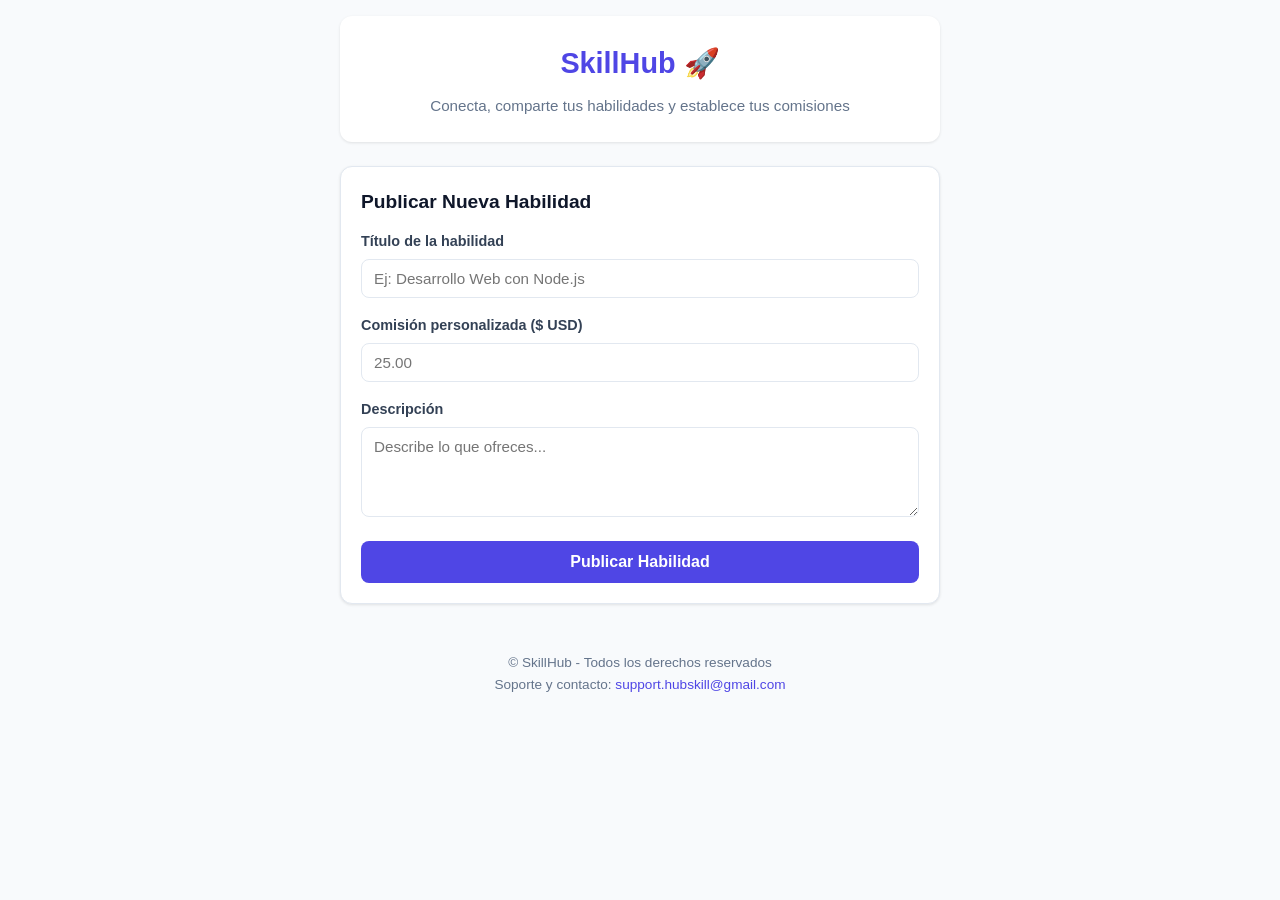
<file: Index.html>
<!DOCTYPE html>
<html lang="es">
<head>
    <meta charset="UTF-8">
    <meta name="viewport" content="width=device-width, initial-scale=1.0">
    <title>SkillHub 🚀 - Plataforma de Habilidades</title>
    <style>
        :root {
            --primary-color: #4f46e5;
            --primary-hover: #4338ca;
            --bg-color: #f8fafc;
            --card-bg: #ffffff;
            --text-color: #1e293b;
            --border-color: #e2e8f0;
        }

        * {
            box-sizing: border-box;
            margin: 0;
            padding: 0;
            font-family: -apple-system, BlinkMacSystemFont, "Segoe UI", Roboto, Helvetica, Arial, sans-serif;
        }

        body {
            background-color: var(--bg-color);
            color: var(--text-color);
            line-height: 1.6;
            padding: 16px;
        }

        header {
            text-align: center;
            padding: 24px 0;
            margin-bottom: 24px;
            background: var(--card-bg);
            border-radius: 12px;
            box-shadow: 0 1px 3px rgba(0,0,0,0.1);
        }

        h1 {
            color: var(--primary-color);
            font-size: 1.8rem;
            margin-bottom: 8px;
        }

        p.subtitle {
            color: #64748b;
            font-size: 0.95rem;
        }

        .container {
            max-width: 600px;
            margin: 0 auto;
        }

        .card {
            background: var(--card-bg);
            padding: 20px;
            border-radius: 12px;
            margin-bottom: 20px;
            box-shadow: 0 1px 3px rgba(0,0,0,0.1);
            border: 1px solid var(--border-color);
        }

        .card h2 {
            font-size: 1.2rem;
            margin-bottom: 12px;
            color: #0f172a;
        }

        .form-group {
            margin-bottom: 16px;
        }

        label {
            display: block;
            font-size: 0.9rem;
            font-weight: 600;
            margin-bottom: 6px;
            color: #334155;
        }

        input[type="text"],
        input[type="number"],
        textarea,
        select {
            width: 100%;
            padding: 10px 12px;
            border: 1px solid var(--border-color);
            border-radius: 8px;
            font-size: 0.95rem;
            outline: none;
            transition: border-color 0.2s;
        }

        input:focus, textarea:focus, select:focus {
            border-color: var(--primary-color);
        }

        button {
            width: 100%;
            background-color: var(--primary-color);
            color: white;
            border: none;
            padding: 12px;
            border-radius: 8px;
            font-size: 1rem;
            font-weight: 600;
            cursor: pointer;
            transition: background-color 0.2s;
        }

        button:hover {
            background-color: var(--primary-hover);
        }

        footer {
            text-align: center;
            margin-top: 32px;
            padding: 16px;
            font-size: 0.85rem;
            color: #64748b;
        }

        footer a {
            color: var(--primary-color);
            text-decoration: none;
        }
    </style>
</head>
<body>

    <div class="container">
        <header>
            <h1>SkillHub 🚀</h1>
            <p class="subtitle">Conecta, comparte tus habilidades y establece tus comisiones</p>
        </header>

        <main>
            <section class="card">
                <h2>Publicar Nueva Habilidad</h2>
                <form id="skillForm">
                    <div class="form-group">
                        <label for="title">Título de la habilidad</label>
                        <input type="text" id="title" placeholder="Ej: Desarrollo Web con Node.js" required>
                    </div>

                    <div class="form-group">
                        <label for="commission">Comisión personalizada ($ USD)</label>
                        <input type="number" id="commission" placeholder="25.00" min="0" step="0.01" required>
                    </div>

                    <div class="form-group">
                        <label for="description">Descripción</label>
                        <textarea id="description" rows="4" placeholder="Describe lo que ofreces..." required></textarea>
                    </div>

                    <button type="submit">Publicar Habilidad</button>
                </form>
            </section>
        </main>

        <footer>
            <p>© SkillHub - Todos los derechos reservados</p>
            <p>Soporte y contacto: <a href="mailto:support.hubskill@gmail.com">support.hubskill@gmail.com</a></p>
        </footer>
    </div>

</body>
</html>
</file>
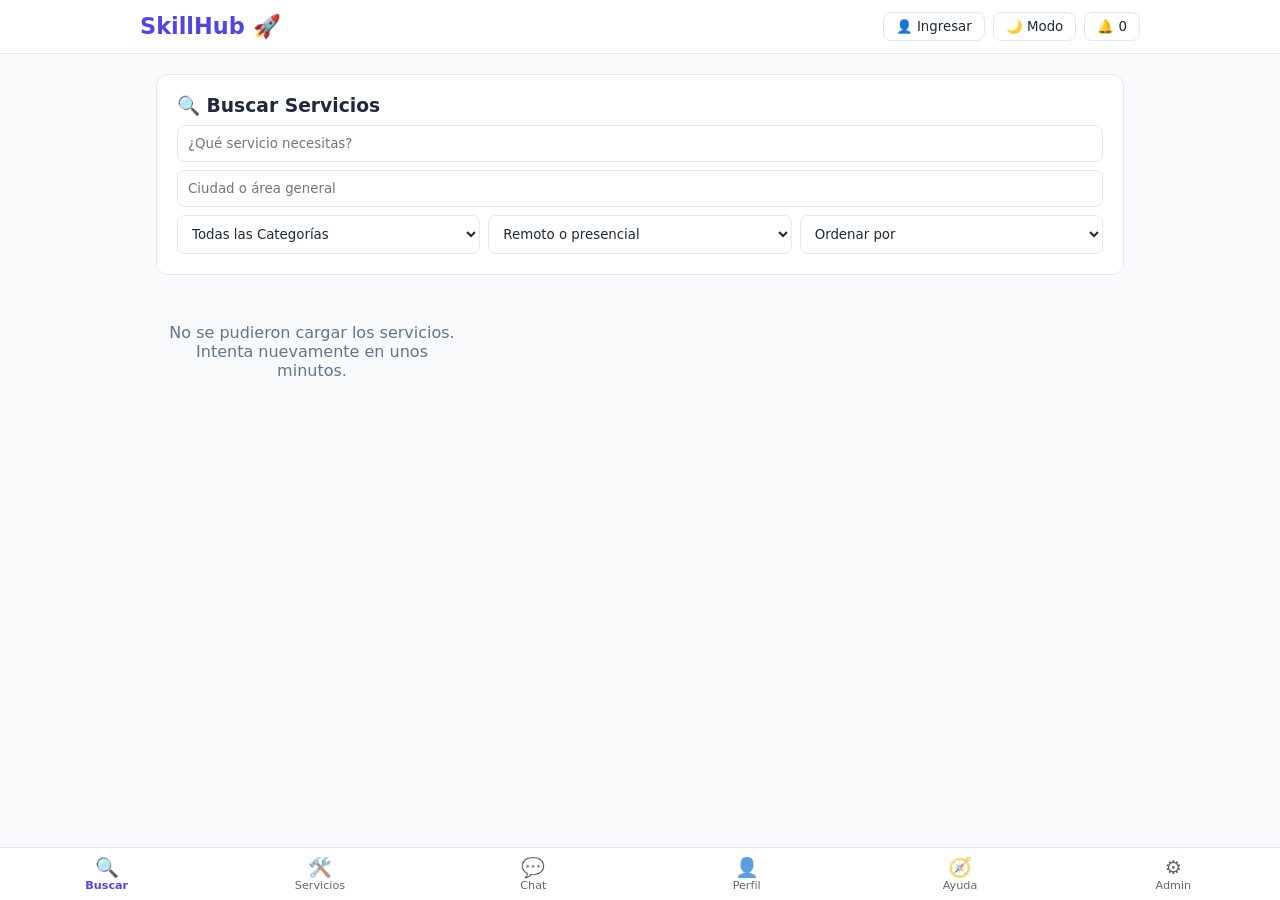
<file: index.html>
<!DOCTYPE html>
<html lang="es">
<head>
    <meta charset="UTF-8">
    <meta name="viewport" content="width=device-width, initial-scale=1.0">
    <title>SkillHub 🚀 - Marketplace Completo de Servicios</title>
    <style>
        :root {
            --primary: #4f46e5;
            --primary-hover: #4338ca;
            --success: #16a34a;
            --danger: #dc2626;
            --bg: #f8fafc;
            --card-bg: #ffffff;
            --text: #1e293b;
            --border: #e2e8f0;
        }

        body.dark-mode {
            --bg: #0f172a;
            --card-bg: #1e293b;
            --text: #f8fafc;
            --border: #334155;
        }

        * { box-sizing: border-box; margin: 0; padding: 0; font-family: system-ui, -apple-system, sans-serif; }
        html, body { max-width: 100%; overflow-x: hidden; }
        body { background-color: var(--bg); color: var(--text); padding-bottom: 75px; transition: background 0.3s; }

        /* Header Navigation */
        header { background: var(--card-bg); border-bottom: 1px solid var(--border); padding: 12px 16px; position: sticky; top: 0; z-index: 100; }
        .nav-container { max-width: 1000px; margin: 0 auto; display: flex; justify-content: space-between; align-items: center; }
        .logo { font-size: 1.4rem; font-weight: 800; color: var(--primary); text-decoration: none; }
        .header-actions { display: flex; gap: 8px; align-items: center; }
        
        .icon-btn { background: transparent; border: 1px solid var(--border); padding: 6px 12px; border-radius: 8px; color: var(--text); cursor: pointer; }

        /* Tab Layout */
        .tab-content { display: none; max-width: 1000px; margin: 20px auto; padding: 0 16px; }
        .tab-content.active { display: block; }

        /* General Card & Forms */
        .card { background: var(--card-bg); border: 1px solid var(--border); border-radius: 12px; padding: 20px; margin-bottom: 16px; }
        .form-group { margin-bottom: 12px; }
        label { display: block; font-size: 0.85rem; font-weight: 600; margin-bottom: 4px; }
        input, select, textarea { width: 100%; padding: 10px; border: 1px solid var(--border); border-radius: 8px; background: var(--card-bg); color: var(--text); }
        
        .btn { width: 100%; background: var(--primary); color: white; border: none; padding: 10px; border-radius: 8px; font-weight: 600; cursor: pointer; }
        .btn-success { background: var(--success); }
        .btn-danger { background: var(--danger); }
        .btn-secondary { background: #64748b; }

        /* Grid System */
        .grid { display: grid; grid-template-columns: repeat(auto-fill, minmax(280px, 1fr)); gap: 16px; }
        .service-actions { display:flex; gap:8px; margin-top:12px; }
        .service-actions .btn { flex:1; }
        .service-meta { color:#64748b; font-size:0.82rem; margin-top:6px; }
        .form-row { display:grid; grid-template-columns:repeat(2,minmax(0,1fr)); gap:8px; }
        .my-service { border:1px solid var(--border); border-radius:10px; padding:12px; margin-top:8px; }
        .status-ready { color:var(--success); font-weight:700; }
        .status-waiting { color:#d97706; font-weight:700; }
        .dialog-price { color:var(--success); font-size:1.3rem; font-weight:800; margin:12px 0; }

        .service-card { background: var(--card-bg); border: 1px solid var(--border); border-radius: 12px; padding: 16px; display: flex; flex-direction: column; justify-content: space-between; }
        .price { font-size: 1.2rem; font-weight: 700; color: var(--success); margin: 8px 0; }

        /* Navigation Bar */
        .bottom-nav { position: fixed; bottom: 0; left: 0; width: 100%; background: var(--card-bg); border-top: 1px solid var(--border); display: flex; justify-content: space-around; padding: 8px 0; z-index: 1000; overflow-x: hidden; }
        .nav-item { background: none; border: none; color: var(--text); font-size: 0.7rem; display: flex; flex: 1 1 0; min-width: 0; flex-direction: column; align-items: center; cursor: pointer; opacity: 0.7; }
        .nav-item.active { opacity: 1; color: var(--primary); font-weight: bold; }
        .nav-item span { font-size: 1.2rem; }

        /* Stats & Panels */
        .stats-grid { display: grid; grid-template-columns: repeat(auto-fit, minmax(130px, 1fr)); gap: 12px; }
        .stat-box { background: var(--bg); padding: 12px; border-radius: 8px; text-align: center; border: 1px solid var(--border); }
        
        .messages-layout { display:grid; grid-template-columns:280px 1fr; gap:12px; }
        .conversation-list { border:1px solid var(--border); border-radius:10px; overflow:hidden; }
        .conversation-item { width:100%; text-align:left; background:transparent; color:var(--text); border:0; border-bottom:1px solid var(--border); padding:12px; cursor:pointer; }
        .conversation-item:hover, .conversation-item.active { background:var(--bg); }
        .conversation-item small { display:block; color:#64748b; white-space:nowrap; overflow:hidden; text-overflow:ellipsis; margin-top:4px; }
        .chat-panel { min-width:0; }
        .chat-empty { color:#64748b; padding:32px 12px; text-align:center; }
        @media (max-width:700px) { .messages-layout { grid-template-columns:1fr; } .conversation-list { max-height:220px; overflow:auto; } }

        /* Chat Container */
        .chat-box { height: 250px; border: 1px solid var(--border); border-radius: 8px; overflow-y: auto; padding: 12px; margin-bottom: 12px; display: flex; flex-direction: column; gap: 8px; }
        .msg { background: var(--border); padding: 8px 12px; border-radius: 8px; max-width: 80%; font-size: 0.9rem; }
        .msg.me { align-self: flex-end; background: var(--primary); color: white; }

        dialog { width: min(92vw, 440px); border: 0; border-radius: 14px; padding: 0; background: var(--card-bg); color: var(--text); }
        dialog::backdrop { background: rgba(15, 23, 42, 0.7); }
        .dialog-body { padding: 22px; }
        .dialog-actions { display: flex; gap: 8px; margin-top: 16px; }
        .dialog-actions .btn { flex: 1; }
        .form-error { color: var(--danger); min-height: 1.25rem; margin-top: 8px; font-size: 0.85rem; }

        @media (max-width: 700px) {
            body { padding-bottom: 82px; }
            header { padding: 10px 12px; }
            .logo { font-size: 1.2rem; }
            .header-actions { gap: 5px; }
            .icon-btn { min-height: 44px; padding: 8px 10px; }
            .tab-content { margin: 12px auto; padding: 0 10px; }
            .card { padding: 15px; border-radius: 10px; }
            .grid { grid-template-columns: 1fr; }
            input, select, textarea, .btn { min-height: 44px; font-size: 1rem; }
            .bottom-nav { justify-content: space-around; gap: 0; padding-bottom: max(8px, env(safe-area-inset-bottom)); }
            .nav-item { flex: 1 1 0; min-width: 0; min-height: 54px; font-size: 0.72rem; }
            .form-row { grid-template-columns:1fr; }
            .nav-container, .tab-content, .card { min-width:0; max-width:100%; }
            #tab-search .card > div > div { flex-wrap:wrap; }
            dialog { width: 100vw; max-width: none; margin: auto 0 0; border-radius: 18px 18px 0 0; max-height: 92vh; overflow:auto; }
            .dialog-body { padding: 20px 16px max(20px, env(safe-area-inset-bottom)); }
            .dialog-actions { flex-direction: column-reverse; }
            .service-actions { flex-direction: column; }
            .stats-grid { grid-template-columns: 1fr 1fr; }
        }

        /* Profile completion */
        .profile-progress-card { margin:14px 0 18px; padding:14px; border:1px solid var(--border); border-radius:12px; background:var(--bg); }
        .profile-progress-head { display:flex; align-items:center; justify-content:space-between; gap:12px; margin-bottom:8px; }
        .profile-progress-track { height:10px; border-radius:999px; background:var(--border); overflow:hidden; }
        .profile-progress-fill { height:100%; width:10%; border-radius:999px; background:var(--primary); transition:width .25s ease; }
        .profile-suggestions { margin-top:10px; font-size:.82rem; color:#64748b; line-height:1.5; }
        .profile-optional { font-size:.74rem; color:#64748b; font-weight:500; }
        .profile-photo-note { margin-top:6px; font-size:.78rem; color:#64748b; line-height:1.4; }

        /* Public provider profile */
        #providerProfileDialog { width:min(94vw,620px); }
        .public-profile-hero { text-align:center; padding:8px 4px 18px; border-bottom:1px solid var(--border); }
        .public-profile-avatar { width:92px; height:92px; border-radius:50%; object-fit:cover; border:4px solid var(--card-bg); box-shadow:0 8px 24px rgba(15,23,42,.14); background:var(--bg); display:inline-flex; align-items:center; justify-content:center; font-size:2.7rem; }
        .public-profile-hero h2 { margin-top:10px; font-size:1.55rem; }
        .public-profile-headline { margin-top:4px; color:#64748b; font-weight:650; }
        .public-profile-badges { display:flex; flex-wrap:wrap; justify-content:center; gap:7px; margin-top:12px; }
        .profile-badge { padding:6px 9px; border-radius:999px; background:var(--bg); border:1px solid var(--border); font-size:.78rem; font-weight:650; }
        .profile-rating { color:#b45309; }
        .public-profile-section { padding-top:18px; }
        .public-profile-section h3 { margin-bottom:9px; }
        .profile-copy { line-height:1.55; white-space:pre-wrap; }
        .profile-chip-list { display:flex; flex-wrap:wrap; gap:7px; }
        .profile-chip { padding:6px 9px; border-radius:8px; background:var(--bg); border:1px solid var(--border); font-size:.82rem; }
        .profile-service-card { border:1px solid var(--border); border-radius:10px; padding:12px; margin-top:8px; }
        .profile-service-row { display:flex; justify-content:space-between; gap:12px; align-items:flex-start; }
        .profile-service-price { color:var(--success); font-weight:800; white-space:nowrap; }
        .profile-review { border-top:1px solid var(--border); padding:12px 0; }
        .profile-review:first-of-type { border-top:0; }
        .profile-portfolio { display:inline-block; margin-top:12px; text-decoration:none; }
        @media (max-width:700px) { .public-profile-avatar{width:82px;height:82px}.profile-service-row{flex-direction:column}.profile-service-price{white-space:normal} }

        /* Review Stars */
        .rating { color: #f59e0b; font-weight: bold; }
    </style>
</head>
<body>

    <!-- Header -->
    <header>
        <div class="nav-container">
            <a href="#" class="logo">SkillHub 🚀</a>
            <div class="header-actions">
                <button class="icon-btn" id="authButton" onclick="openAuth()">👤 Ingresar</button>
                <button class="icon-btn" onclick="toggleDarkMode()">🌙 Modo</button>
                <button class="icon-btn" onclick="switchTab('tab-notifications')">🔔 <span id="notif-count">0</span></button>
            </div>
        </div>
    </header>

    <!-- 1. BÚSQUEDA Y EXPLORACIÓN -->
    <main id="tab-search" class="tab-content active">
        <div class="card">
            <h3>🔍 Buscar Servicios</h3>
            <div style="display: flex; flex-direction: column; gap: 8px; margin-top: 8px;">
                <input type="search" id="searchInput" placeholder="¿Qué servicio necesitas?" oninput="filterServices()">
                <input type="search" id="areaFilter" placeholder="Ciudad o área general" oninput="filterServices()">
                <div style="display: flex; gap: 8px;">
                    <select id="categoryFilter" onchange="filterServices()">
                        <option value="">Todas las Categorías</option>
                        <option value="Desarrollo">Desarrollo Web & Software</option>
                        <option value="Hogar">Reparación y Limpieza</option>
                        <option value="Educación">Clases y Tutorías</option>
                    </select>
                    <select id="typeFilter" onchange="filterServices()">
                        <option value="">Remoto o presencial</option>
                        <option value="Remoto">Remoto</option>
                        <option value="Presencial">Presencial</option>
                    </select>
                    <select id="sortFilter" onchange="filterServices()">
                        <option value="default">Ordenar por</option>
                        <option value="price-asc">Precio: Menor a Mayor</option>
                        <option value="rating">Mejor Calificación</option>
                    </select>
                </div>
            </div>
        </div>

        <div class="grid" id="servicesGrid"></div>
    </main>

    <!-- 2. SERVICIOS, DISPONIBILIDAD Y RESERVAS -->
    <section id="tab-publish" class="tab-content">
        <div class="card">
            <h3 id="serviceFormTitle">🛠️ Crear servicio</h3>
            <p class="service-meta">Puedes crear hasta 5 servicios nuevos cada 24 horas. Editarlos después no consume otro espacio.</p>
            <p id="serviceLimitStatus" class="service-meta"></p>
            <form id="serviceForm" onsubmit="saveService(event)" style="margin-top:12px;">
                <div class="form-group"><label>Nombre del servicio</label><input type="text" id="serviceName" required maxlength="120" placeholder="Ej: Reparación de computadoras"></div>
                <div class="form-group"><label>Descripción del servicio</label><textarea id="serviceDesc" rows="3" minlength="10" maxlength="1000" required placeholder="Explica qué incluye tu servicio..."></textarea></div>
                <div class="form-row"><div class="form-group"><label>Categoría</label><select id="serviceCat"><option value="Desarrollo">Desarrollo</option><option value="Hogar">Hogar</option><option value="Educación">Educación</option></select></div><div class="form-group"><label>Tipo</label><select id="serviceType"><option value="Remoto">Remoto</option><option value="Presencial">Presencial</option></select></div></div>
                <div class="form-row"><div class="form-group"><label>Precio fijo ($)</label><input type="number" min="0" step="0.01" id="servicePrice" placeholder="50.00"></div><div class="form-group"><label>Precio por hora ($)</label><input type="number" min="0" step="0.01" id="serviceHourly" placeholder="15.00"></div></div>
                <div class="form-group"><label>Ubicación / área</label><input type="text" id="serviceArea" maxlength="150" placeholder="Ej: Bronx, NY / Remoto"></div>
                <div class="dialog-actions"><button id="cancelServiceEdit" class="btn btn-secondary" type="button" onclick="cancelServiceEdit()" hidden>Cancelar edición</button><button id="serviceSubmitButton" type="submit" class="btn">Guardar servicio</button></div>
                <p id="serviceFormStatus" class="form-error" role="status"></p>
            </form>
            <h4 style="margin-top:20px;">Mis servicios</h4><div id="myServicesList"><div class="chat-empty">Inicia sesión para administrar tus servicios.</div></div>
        </div>
        <div class="card">
            <h3>🗓️ Disponibilidad</h3>
            <p class="service-meta"><strong>Obligatorio:</strong> un servicio necesita al menos un horario futuro disponible para aparecer en el marketplace y aceptar reservas.</p>
            <p class="service-meta">Elige la fecha y la hora exacta que quieras. También puedes escribir la duración en minutos.</p>
            <form onsubmit="addAvailability(event)" style="margin-top:12px;">
                <div class="form-group"><label for="availabilityService">Servicio</label><select id="availabilityService" required></select></div>
                <div class="form-row"><div class="form-group"><label for="availabilityStart">Fecha y hora exacta</label><input id="availabilityStart" type="datetime-local" step="60" required></div><div class="form-group"><label for="availabilityDuration">Duración (minutos)</label><input id="availabilityDuration" type="number" min="15" max="480" step="5" value="60" required></div></div>
                <div class="dialog-actions"><button id="cancelAvailabilityEdit" class="btn btn-secondary" type="button" onclick="cancelAvailabilityEdit()" hidden>Cancelar edición</button><button id="availabilitySubmitButton" class="btn" type="submit">Añadir horario</button></div>
                <p id="availabilityStatus" class="form-error" role="status"></p>
            </form>
            <div id="availabilityList"></div>
        </div>
        <div class="card"><h3>📅 Reservas</h3><div id="bookingsList" style="margin-top:12px;"><div class="chat-empty">Inicia sesión para ver tus reservaciones.</div></div></div>
    </section>

    <!-- 4. COMUNICACIÓN Y CHAT -->
    <section id="tab-chat" class="tab-content">
        <div class="card">
            <h3>💬 Mensajes</h3>
            <div id="chatLoginNotice" class="chat-empty">Inicia sesión para ver tus conversaciones.</div>
            <div id="messagesLayout" class="messages-layout" hidden>
                <div id="conversationList" class="conversation-list"></div>
                <div class="chat-panel">
                    <h4 id="chatTitle">Selecciona una conversación</h4>
                    <div class="chat-box" id="chatBox"><div class="chat-empty">Tus mensajes aparecerán aquí.</div></div>
                    <div style="display:flex; gap:8px;">
                        <input type="text" id="chatInput" maxlength="1000" placeholder="Escribe un mensaje..." onkeydown="if(event.key==='Enter') sendMessage()">
                        <button class="btn" style="width:90px;" onclick="sendMessage()">Enviar</button>
                    </div>
                    <p id="chatStatus" class="form-error" role="status"></p>
                </div>
            </div>
        </div>
    </section>

    <!-- 5. PERFIL -->
    <section id="tab-profile" class="tab-content">
        <div class="card">
            <h3>👤 Mi perfil</h3>
            <p class="service-meta">Completar tu perfil es opcional, pero un perfil más completo ayuda a que otros usuarios conozcan mejor tu experiencia.</p>
            <div id="profilePageLogin" class="chat-empty">Inicia sesión para administrar tu perfil.</div>
            <form id="profilePageForm" onsubmit="saveProfilePage(event)" hidden style="margin-top:14px;">
                <div class="profile-progress-card">
                    <div class="profile-progress-head"><strong>Perfil completado</strong><strong id="profileCompletionText">10%</strong></div>
                    <div class="profile-progress-track" aria-hidden="true"><div id="profileCompletionFill" class="profile-progress-fill"></div></div>
                    <p id="profileCompletionSuggestions" class="profile-suggestions">Añade información para mejorar tu perfil público.</p>
                </div>
                <div class="form-group"><label>Nombre de la cuenta</label><input id="profilePageName" disabled></div>
                <div class="form-group"><label>Título profesional <span class="profile-optional">(opcional)</span></label><input id="profilePageHeadline" maxlength="100" placeholder="Ej: Técnico de computadoras" oninput="updateProfileCompletion()"></div>
                <div class="form-group"><label>Biografía <span class="profile-optional">(opcional)</span></label><textarea id="profilePageBio" rows="4" maxlength="600" placeholder="Cuéntales a los demás quién eres y qué experiencia tienes..." oninput="updateProfileCompletion()"></textarea></div>
                <div class="form-group"><label>Habilidades <span class="profile-optional">(opcional)</span></label><input id="profilePageSkills" maxlength="300" placeholder="Ej: JavaScript, reparación, limpieza" oninput="updateProfileCompletion()"></div>
                <div class="form-group"><label>Experiencia <span class="profile-optional">(opcional)</span></label><textarea id="profilePageExperience" rows="3" maxlength="600" placeholder="Describe brevemente tu experiencia" oninput="updateProfileCompletion()"></textarea></div>
                <div class="form-row"><div class="form-group"><label>Idiomas <span class="profile-optional">(opcional)</span></label><input id="profilePageLanguages" maxlength="200" placeholder="Ej: Español, inglés" oninput="updateProfileCompletion()"></div><div class="form-group"><label>Ciudad o área <span class="profile-optional">(opcional)</span></label><input id="profilePageLocation" maxlength="100" placeholder="Ej: Bronx, NY" oninput="updateProfileCompletion()"></div></div>
                <div class="form-group"><label>Portafolio <span class="profile-optional">(opcional)</span></label><input id="profilePagePortfolio" type="url" maxlength="500" placeholder="https://..." oninput="updateProfileCompletion()"></div>
                <div class="form-group"><label>Foto de perfil (URL https) <span class="profile-optional">(opcional)</span></label><input id="profilePageAvatar" type="url" maxlength="500" placeholder="https://..." oninput="updateProfileCompletion()"><p class="profile-photo-note">Usa una foto apropiada y profesional. Las imágenes que violen las reglas de SkillHub pueden ser retiradas o reportadas.</p></div>
                <label style="display:flex;align-items:center;gap:8px;"><input id="profilePageRemote" type="checkbox" style="width:auto" checked onchange="updateProfileCompletion()"> Disponible para trabajos remotos</label>
                <button class="btn" type="submit" style="margin-top:14px;">Guardar perfil</button>
                <p id="profilePageStatus" class="form-error" role="status"></p>
            </form>
        </div>
    </section>

    <!-- 6. AYUDA Y SEGURIDAD -->
    <section id="tab-dashboard" class="tab-content">
        <div class="card"><h3>🧭 Ayuda</h3><p class="service-meta">Seguridad, reportes, disputas, reseñas y soporte de SkillHub.</p><button class="btn" type="button" style="margin-top:12px" onclick="switchTab('tab-reviews')">⭐ Mis reseñas</button></div>
        <div class="card"><h3>🛡️ Seguridad</h3><div id="verificationStatus" class="stats-grid" style="margin-top:12px;"></div><div id="emailVerificationActions" style="margin-top:12px;"></div><button id="verifyButton" class="btn" style="margin-top:12px;" onclick="requestVerification()">Solicitar verificación de identidad</button><h4 style="margin-top:18px;">Mis reportes y disputas</h4><div id="caseHistory" style="margin-top:8px;"></div></div>
        <div class="card"><h3>🆘 Soporte</h3><p class="service-meta" style="margin-bottom:12px;">¿Tienes una duda o problema? Envía una consulta al equipo de SkillHub.</p><form onsubmit="handleSupportSubmit(event)"><div class="form-group"><label>Tu correo electrónico</label><input type="email" id="suppEmail" required></div><div class="form-group"><label>Asunto</label><input type="text" id="suppSubject" required></div><div class="form-group"><label>Mensaje</label><textarea id="suppMsg" rows="3" required></textarea></div><button type="submit" class="btn">Contactar soporte</button></form></div>
    </section>

    <!-- 6. RESEÑAS -->
    <section id="tab-reviews" class="tab-content">
        <div class="card">
            <h3>⭐ Publicar una reseña verificada</h3>
            <p class="service-meta">Solo aparecen reservaciones completadas.</p>
            <form onsubmit="submitReview(event)" style="margin-top:12px;">
                <div class="form-group"><label for="reviewBooking">Reservación</label><select id="reviewBooking" required></select></div>
                <div class="form-group"><label for="reviewRating">Calificación</label><select id="reviewRating"><option value="5">5 estrellas</option><option value="4">4 estrellas</option><option value="3">3 estrellas</option><option value="2">2 estrellas</option><option value="1">1 estrella</option></select></div>
                <div class="form-group"><label for="reviewText">Comentario</label><textarea id="reviewText" rows="3" minlength="3" maxlength="1000" required></textarea></div>
                <button class="btn" type="submit">Publicar reseña</button>
                <p id="reviewStatus" class="form-error" role="status"></p>
            </form>
        </div>
    </section>

    <!-- 7. PANEL DE ADMINISTRACIÓN -->
    <section id="tab-admin" class="tab-content">
        <div class="card">
            <h3>⚙️ Panel Administrativo</h3>
            <p class="service-meta" style="margin-top:10px;">El panel administrativo ahora usa datos reales del backend.</p>
            <button class="btn" style="margin-top:12px;" onclick="window.location.href='/admin'">Abrir panel administrativo real</button>
        </div>
    </section>

    <!-- 9. NOTIFICACIONES -->
    <section id="tab-notifications" class="tab-content">
        <div class="card">
            <h3>🔔 Notificaciones</h3>
            <div style="margin-top:12px;">
                <p class="service-meta">Todavía no tienes notificaciones reales. Esta sección se conectará al backend durante la beta.</p>
            </div>
        </div>
    </section>

    <dialog id="authDialog">
        <form class="dialog-body" id="authForm" onsubmit="handleAuthSubmit(event)">
            <h3>👤 Cuenta de SkillHub</h3>
            <div class="form-group" style="margin-top:14px;">
                <label for="authAction">¿Qué quieres hacer?</label>
                <select id="authAction" onchange="toggleRegisterFields()">
                    <option value="login">Iniciar sesión</option>
                    <option value="register">Crear una cuenta</option>
                </select>
            </div>
            <div id="registerFields" hidden>
                <div class="form-group"><label for="authName">Nombre</label><input id="authName" type="text" maxlength="80" autocomplete="name"></div>
            </div>
            <div class="form-group"><label for="authEmail">Correo electrónico</label><input id="authEmail" type="email" required autocomplete="email"></div>
            <div class="form-group"><label for="authPassword">Contraseña</label><input id="authPassword" type="password" minlength="8" maxlength="128" required autocomplete="current-password"></div>
            <p id="authError" class="form-error" role="alert"></p>
            <div class="dialog-actions">
                <button class="btn btn-secondary" type="button" onclick="document.getElementById('authDialog').close()">Cancelar</button>
                <button class="btn" id="authSubmit" type="submit">Continuar</button>
            </div>
        </form>
    </dialog>

    <dialog id="serviceDialog">
        <div class="dialog-body">
            <button class="icon-btn" type="button" style="float:right" onclick="document.getElementById('serviceDialog').close()" aria-label="Cerrar">✕</button>
            <h3 id="dialogServiceName">Servicio</h3>
            <p id="dialogProvider" class="service-meta"></p>
            <p id="dialogDescription" style="margin-top:12px; line-height:1.5;"></p>
            <p id="dialogPrice" class="dialog-price"></p>
            <div class="form-group">
                <label for="bookingDate">Fecha y hora</label>
                <select id="bookingDate"><option value="">Selecciona un horario</option></select>
            </div>
            <div class="form-group">
                <label for="sellerMessage">Mensaje para el vendedor</label>
                <textarea id="sellerMessage" rows="3" maxlength="1000" placeholder="Explica brevemente qué necesitas"></textarea>
            </div>
            <p id="serviceDialogStatus" class="form-error" role="status"></p>
            <div class="dialog-actions">
                <button class="btn btn-secondary" type="button" onclick="contactSeller()">💬 Contactar</button>
                <button class="btn btn-danger" type="button" onclick="openReportDialog()">⚑ Reportar</button>
                <button class="btn btn-success" type="button" onclick="bookService()">📅 Reservar</button>
            </div>
        </div>
    </dialog>

    <dialog id="accountDialog">
        <div class="dialog-body">
            <h3>👤 Mi cuenta</h3>
            <p id="accountName" style="margin-top:14px; font-weight:700;"></p>
            <p id="accountEmail" style="margin-top:6px;"></p>
            <p id="accountRole" style="margin-top:6px;"></p>
            <div class="dialog-actions">
                <button class="btn btn-secondary" type="button" onclick="openProfileEditor()">Editar perfil</button>
                <button class="btn btn-secondary" type="button" onclick="document.getElementById('accountDialog').close()">Volver</button>
                <button class="btn btn-danger" type="button" onclick="logout()">Cerrar sesión</button>
            </div>
        </div>
    </dialog>

    <dialog id="profileEditDialog">
        <form class="dialog-body" onsubmit="saveProfile(event)">
            <h3>✏️ Editar perfil</h3>
            <div class="form-group"><label>Título profesional</label><input id="profileHeadline" maxlength="100"></div>
            <div class="form-group"><label>Biografía</label><textarea id="profileBio" rows="3" maxlength="600"></textarea></div>
            <div class="form-group"><label>Habilidades</label><input id="profileSkills" maxlength="300" placeholder="Ej: JavaScript, reparación, limpieza"></div>
            <div class="form-group"><label>Experiencia</label><textarea id="profileExperience" rows="2" maxlength="600"></textarea></div>
            <div class="form-group"><label>Idiomas</label><input id="profileLanguages" maxlength="200"></div>
            <div class="form-group"><label>Ciudad o área general</label><input id="profileLocation" maxlength="100"></div>
            <div class="form-group"><label>Enlace de portafolio</label><input id="profilePortfolio" type="url" maxlength="500"></div>
            <div class="form-group"><label>URL de avatar (https)</label><input id="profileAvatar" type="url" maxlength="500"></div>
            <label><input id="profileRemote" type="checkbox" style="width:auto" checked> Disponible para trabajo remoto</label>
            <p id="profileStatus" class="form-error" role="status"></p>
            <div class="dialog-actions"><button class="btn btn-secondary" type="button" onclick="document.getElementById('profileEditDialog').close()">Cancelar</button><button class="btn" type="submit">Guardar perfil</button></div>
        </form>
    </dialog>
    <dialog id="providerProfileDialog">
        <div class="dialog-body">
            <button class="icon-btn" style="float:right" onclick="document.getElementById('providerProfileDialog').close()">✕</button>
            <div id="providerProfileContent"></div>
        </div>
    </dialog>

    <dialog id="emailVerificationDialog">
        <div class="dialog-body">
            <button class="icon-btn" type="button" style="float:right" onclick="document.getElementById('emailVerificationDialog').close()" aria-label="Cerrar">✕</button>
            <h3>✉️ Verificar correo</h3>
            <p class="service-meta" style="margin-top:8px;">Te enviaremos un código de 6 dígitos al correo de tu cuenta. El código vence en 10 minutos.</p>
            <p id="verificationEmailLabel" style="margin-top:10px;font-weight:700;"></p>
            <div id="verificationSendArea" style="margin-top:12px;">
                <button id="sendEmailCodeButton" class="btn" type="button" onclick="sendEmailVerificationCode()">Enviar código</button>
            </div>
            <div id="verificationCodeArea" hidden style="margin-top:12px;">
                <div class="form-group">
                    <label for="emailVerificationCode">Código de verificación</label>
                    <input id="emailVerificationCode" inputmode="numeric" autocomplete="one-time-code" maxlength="6" pattern="[0-9]{6}" placeholder="123456">
                </div>
                <div class="dialog-actions">
                    <button class="btn btn-secondary" type="button" onclick="sendEmailVerificationCode()">Reenviar código</button>
                    <button class="btn btn-success" type="button" onclick="confirmEmailVerificationCode()">Verificar correo</button>
                </div>
            </div>
            <p id="emailVerificationStatus" class="form-error" role="status" style="margin-top:10px;"></p>
        </div>
    </dialog>

    <dialog id="reportDialog">
        <form class="dialog-body" onsubmit="submitReport(event)">
            <h3>⚑ Reportar servicio</h3>
            <div class="form-group"><label>Motivo</label><select id="reportReason"><option>Información engañosa</option><option>Contenido inapropiado</option><option>Posible fraude</option><option>Otro</option></select></div>
            <div class="form-group"><label>Detalles</label><textarea id="reportDetails" minlength="10" maxlength="1500" required></textarea></div>
            <p id="reportStatus" class="form-error"></p>
            <div class="dialog-actions"><button class="btn btn-secondary" type="button" onclick="reportDialog.close()">Cancelar</button><button class="btn btn-danger" type="submit">Enviar reporte</button></div>
        </form>
    </dialog>
    <dialog id="disputeDialog">
        <form class="dialog-body" onsubmit="submitDispute(event)">
            <h3>⚖️ Abrir disputa</h3>
            <div class="form-group"><label>Motivo</label><input id="disputeReason" minlength="3" maxlength="100" required></div>
            <div class="form-group"><label>Explica lo sucedido</label><textarea id="disputeDetails" minlength="10" maxlength="1500" required></textarea></div>
            <p id="disputeStatus" class="form-error"></p>
            <div class="dialog-actions"><button class="btn btn-secondary" type="button" onclick="disputeDialog.close()">Cancelar</button><button class="btn btn-danger" type="submit">Enviar disputa</button></div>
        </form>
    </dialog>

    <!-- Bottom Navigation Bar -->
    <nav class="bottom-nav">
        <button class="nav-item active" data-tab="tab-search" onclick="switchTab('tab-search', this)"><span>🔍</span>Buscar</button>
        <button class="nav-item" data-tab="tab-publish" onclick="switchTab('tab-publish', this)"><span>🛠️</span>Servicios</button>
        <button class="nav-item" data-tab="tab-chat" onclick="switchTab('tab-chat', this)"><span>💬</span>Chat</button>
        <button class="nav-item" data-tab="tab-profile" onclick="switchTab('tab-profile', this)"><span>👤</span>Perfil</button>
        <button class="nav-item" data-tab="tab-dashboard" onclick="switchTab('tab-dashboard', this)"><span>🧭</span>Ayuda</button>
        <button id="adminNav" class="nav-item" onclick="window.location.href='/admin'" hidden><span>⚙️</span>Admin</button>
    </nav>

    <!-- App Logic con Integración de Backend y Seguridad -->
    <script>
        const API_URL = window.SKILLHUB_API_URL || 'https://skillhub-backend-b5iy.onrender.com';
        let session = JSON.parse(sessionStorage.getItem('skillhubSession') || 'null');
        let selectedServiceId = null;
        let activeConversation = null;
        let selectedBookingId = null;
        const offensiveWords = ["palabramala1", "estafa", "fraude", "groseria1"];

        let servicesData = [];
        let myServicesData = [];
        let myAvailabilityData = [];
        let editingServiceId = null;
        let editingAvailabilityId = null;

        function filterOffensiveContent(text) {
            let filteredText = text;
            offensiveWords.forEach(word => {
                const regex = new RegExp(word, 'gi');
                filteredText = filteredText.replace(regex, '***');
            });
            return filteredText;
        }

        function escapeHtml(value) {
            const node = document.createElement('div');
            node.textContent = String(value ?? '');
            return node.innerHTML;
        }

        function updateAuthButton() {
            document.getElementById('authButton').textContent = session ? `👤 ${session.user.name}` : '👤 Ingresar';
            document.getElementById('adminNav').hidden = !session || session.user.role !== 'admin';
        }

        function sessionEmailVerified() {
            return Boolean(session?.user?.emailVerified);
        }

        async function refreshEmailVerificationStatus() {
            if (!session || session.user.role === 'admin') return false;
            try {
                const response = await fetch(`${API_URL}/api/verification/status`, { headers: { 'Authorization': `Bearer ${session.token}` } });
                const data = await response.json().catch(() => ({}));
                if (!response.ok) return sessionEmailVerified();
                session.user.emailVerified = Boolean(data.emailVerified);
                sessionStorage.setItem('skillhubSession', JSON.stringify(session));
                return session.user.emailVerified;
            } catch {
                return sessionEmailVerified();
            }
        }

        async function openEmailVerificationDialog() {
            if (!session || session.user.role === 'admin') return;
            const verified = await refreshEmailVerificationStatus();
            const dialog = document.getElementById('emailVerificationDialog');
            document.getElementById('verificationEmailLabel').textContent = session.user.email || '';
            document.getElementById('emailVerificationCode').value = '';
            document.getElementById('emailVerificationStatus').textContent = verified ? '✓ Tu correo ya está verificado.' : '';
            document.getElementById('verificationSendArea').hidden = verified;
            document.getElementById('verificationCodeArea').hidden = true;
            dialog.showModal();
        }

        async function sendEmailVerificationCode() {
            if (!session) return;
            const button = document.getElementById('sendEmailCodeButton');
            const status = document.getElementById('emailVerificationStatus');
            if (button) button.disabled = true;
            status.style.color = 'var(--text)';
            status.textContent = 'Enviando código…';
            try {
                const response = await fetch(`${API_URL}/api/verification/email/send`, { method: 'POST', headers: { 'Authorization': `Bearer ${session.token}` } });
                const data = await response.json().catch(() => ({}));
                if (!response.ok) throw new Error(data.error || 'No se pudo enviar el código');
                document.getElementById('verificationCodeArea').hidden = false;
                status.style.color = 'var(--success)';
                status.textContent = data.message || 'Código enviado. Revisa tu correo.';
                document.getElementById('emailVerificationCode').focus();
            } catch (error) {
                status.style.color = 'var(--danger)';
                status.textContent = error.message;
            } finally {
                if (button) button.disabled = false;
            }
        }

        async function confirmEmailVerificationCode() {
            if (!session) return;
            const code = document.getElementById('emailVerificationCode').value.trim();
            const status = document.getElementById('emailVerificationStatus');
            if (!/^\d{6}$/.test(code)) {
                status.style.color = 'var(--danger)';
                status.textContent = 'Escribe el código de 6 dígitos.';
                return;
            }
            try {
                const response = await fetch(`${API_URL}/api/verification/email/confirm`, {
                    method: 'POST',
                    headers: { 'Content-Type': 'application/json', 'Authorization': `Bearer ${session.token}` },
                    body: JSON.stringify({ code })
                });
                const data = await response.json().catch(() => ({}));
                if (!response.ok) throw new Error(data.error || 'El código no es válido');
                session.user.emailVerified = true;
                sessionStorage.setItem('skillhubSession', JSON.stringify(session));
                status.style.color = 'var(--success)';
                status.textContent = '✓ Correo verificado correctamente.';
                document.getElementById('verificationSendArea').hidden = true;
                document.getElementById('verificationCodeArea').hidden = true;
                await loadSecurityCenter();
                setTimeout(() => document.getElementById('emailVerificationDialog').close(), 900);
            } catch (error) {
                status.style.color = 'var(--danger)';
                status.textContent = error.message;
            }
        }

        function openAuth() {
            if (session) {
                document.getElementById('accountName').textContent = session.user.name;
                document.getElementById('accountEmail').textContent = session.user.email;
                document.getElementById('accountRole').textContent = session.user.role === 'admin' ? 'Cuenta administrativa' : 'Cuenta de SkillHub';
                document.getElementById('accountDialog').showModal();
                return;
            }
            document.getElementById('authForm').reset();
            document.getElementById('authError').textContent = '';
            toggleRegisterFields();
            document.getElementById('authDialog').showModal();
        }

        function logout() {
            session = null;
            sessionStorage.removeItem('skillhubSession');
            document.getElementById('accountDialog').close();
            updateAuthButton();
        }

        function toggleRegisterFields() {
            const isRegister = document.getElementById('authAction').value === 'register';
            document.getElementById('registerFields').hidden = !isRegister;
            document.getElementById('authName').required = isRegister;
            document.getElementById('authPassword').autocomplete = isRegister ? 'new-password' : 'current-password';
        }

        async function handleAuthSubmit(event) {
            event.preventDefault();
            const isRegister = document.getElementById('authAction').value === 'register';
            const payload = {
                email: document.getElementById('authEmail').value.trim(),
                password: document.getElementById('authPassword').value
            };
            if (isRegister) {
                payload.name = document.getElementById('authName').value.trim();
            }
            const errorBox = document.getElementById('authError');
            const submit = document.getElementById('authSubmit');
            errorBox.textContent = '';
            submit.disabled = true;
            submit.textContent = 'Procesando…';
            try {
                const response = await fetch(`${API_URL}/api/auth/${isRegister ? 'register' : 'login'}`, {
                    method: 'POST',
                    headers: { 'Content-Type': 'application/json' },
                    body: JSON.stringify(payload)
                });
                const data = await response.json().catch(() => ({}));
                if (!response.ok) throw new Error(data.error || 'No se pudo autenticar');
                session = data;
                sessionStorage.setItem('skillhubSession', JSON.stringify(session));
                updateAuthButton();
                document.getElementById('authDialog').close();
                if (session.user.role !== 'admin') refreshEmailVerificationStatus();
            } catch (error) {
                errorBox.textContent = error.message;
            } finally {
                submit.disabled = false;
                submit.textContent = 'Continuar';
            }
        }

        async function fetchServicesFromAPI() {
            const grid = document.getElementById('servicesGrid');
            grid.innerHTML = '<div class="chat-empty">Cargando servicios…</div>';
            try {
                const res = await fetch(`${API_URL}/api/services`);
                const data = await res.json().catch(() => []);
                if (!res.ok) throw new Error('No se pudieron cargar los servicios');
                servicesData = Array.isArray(data) ? data : [];
                renderServices(servicesData);
                if (!servicesData.length) {
                    grid.innerHTML = '<div class="chat-empty">Todavía no hay servicios publicados.</div>';
                }
            } catch (err) {
                servicesData = [];
                grid.innerHTML = '<div class="chat-empty">No se pudieron cargar los servicios. Intenta nuevamente en unos minutos.</div>';
                console.error(err);
            }
        }

        function renderServices(items) {
            const grid = document.getElementById('servicesGrid');
            grid.innerHTML = '';
            items.forEach(s => {
                const cleanName = escapeHtml(filterOffensiveContent(s.name));
                const cleanDesc = escapeHtml(filterOffensiveContent(s.desc));
                const cleanCat = escapeHtml(s.cat || s.category || 'Servicio');
                const cleanArea = escapeHtml(s.area || 'Remoto');
                const price = Number(s.price) || 0;
                const hourly = Number(s.hourly) || 0;
                grid.innerHTML += `
                    <div class="service-card">
                        <div>
                            <span style="font-size:0.75rem; background:#e0e7ff; color:#4f46e5; padding:2px 6px; border-radius:4px; font-weight:bold;">${cleanCat} - ${cleanArea}</span>
                            <h4 style="margin-top:6px;">${cleanName}</h4>
                            <p style="font-size:0.85rem; color:gray; margin-top:4px;">${cleanDesc}</p>
                            <div class="rating" style="margin-top:6px;">⭐ ${s.rating || 5.0}</div>
                        </div>
                        <div>
                            <div class="price">${price.toFixed(2)} USD <span style="font-size:0.75rem; color:gray;">(${hourly.toFixed(2)}/hr)</span></div>
                            <button class="conversation-item" style="padding:6px 0;border:0;" onclick="openProviderProfile(${Number(s.providerId)})">Por ${escapeHtml(s.providerName || 'Proveedor de SkillHub')} · Ver perfil</button>
                            <div class="service-actions">
                                <button class="btn btn-secondary" onclick="openServiceDialog(${Number(s.id)})">Ver detalles</button>
                                <button class="btn btn-success" onclick="openServiceDialog(${Number(s.id)}, true)">Reservar</button>
                            </div>
                        </div>
                    </div>
                `;
            });
        }

        async function switchTab(tabId, btn) {
            if (tabId === 'tab-admin' && (!session || session.user.role !== 'admin')) return;
            document.querySelectorAll('.tab-content').forEach(el => el.classList.remove('active'));
            document.querySelectorAll('.nav-item').forEach(el => el.classList.remove('active'));
            document.getElementById(tabId).classList.add('active');
            if (tabId === 'tab-chat') loadConversations();
            if (tabId === 'tab-publish') { await loadMyServices(); await loadCalendar(); }
            if (tabId === 'tab-profile') await loadProfilePage();
            if (tabId === 'tab-reviews') loadReviewOptions();
            if (tabId === 'tab-dashboard') loadSecurityCenter();
            if(btn) btn.classList.add('active');
        }

        async function loadMyServices() {
            const list=document.getElementById('myServicesList'),limit=document.getElementById('serviceLimitStatus');
            if(!session || session.user.role==='admin'){myServicesData=[];list.innerHTML='<div class="chat-empty">Inicia sesión para administrar tus servicios.</div>';limit.textContent='';return;}
            try{const r=await fetch(`${API_URL}/api/services/me`,{headers:{'Authorization':`Bearer ${session.token}`}});const data=await r.json();if(!r.ok)throw new Error(data.error||'No se pudieron cargar tus servicios');myServicesData=data.services||[];limit.textContent=`Publicaciones nuevas en las últimas 24 h: ${data.limit?.used||0}/5 · Te quedan ${data.limit?.remaining??5}.`;list.innerHTML=myServicesData.length?myServicesData.map(x=>`<div class="my-service"><div><strong>${escapeHtml(x.name)}</strong><p class="service-meta">${escapeHtml(x.cat||'')} · ${escapeHtml(x.type||'')} · ${Number(x.price||0).toFixed(2)} USD</p><p class="${x.hasAvailability?'status-ready':'status-waiting'}">${x.hasAvailability?'✓ Visible y listo para reservas':'⚠ Falta añadir disponibilidad para publicarlo'}</p></div><button class="btn btn-secondary" style="margin-top:8px" onclick="editService(${Number(x.id)})">Editar servicio</button></div>`).join(''):'<div class="chat-empty">Todavía no has creado servicios.</div>';}catch(e){list.innerHTML=`<div class="chat-empty">${escapeHtml(e.message)}</div>`;}
        }
        function editService(id){const x=myServicesData.find(v=>Number(v.id)===Number(id));if(!x)return;editingServiceId=Number(id);serviceName.value=x.name||'';serviceDesc.value=x.desc||'';serviceCat.value=x.cat||'Desarrollo';serviceType.value=x.type||'Remoto';servicePrice.value=x.price??0;serviceHourly.value=x.hourly??0;serviceArea.value=x.area||'';serviceFormTitle.textContent='✏️ Editar servicio';serviceSubmitButton.textContent='Guardar cambios';cancelServiceEdit.hidden=false;serviceForm.scrollIntoView({behavior:'smooth',block:'start'});}
        function cancelServiceEdit(){editingServiceId=null;serviceForm.reset();serviceFormTitle.textContent='🛠️ Crear servicio';serviceSubmitButton.textContent='Guardar servicio';cancelServiceEdit.hidden=true;serviceFormStatus.textContent='';}
        async function saveService(e){e.preventDefault();const payload={name:filterOffensiveContent(serviceName.value),desc:filterOffensiveContent(serviceDesc.value),cat:serviceCat.value,type:serviceType.value,price:Number(servicePrice.value||0),hourly:Number(serviceHourly.value||0),area:serviceArea.value.trim()||'Remoto'};const status=document.getElementById('serviceFormStatus');status.textContent='';try{if(!session||session.user.role==='admin')throw new Error('Inicia sesión para guardar servicios.');const isEdit=Boolean(editingServiceId);const r=await fetch(`${API_URL}/api/services${isEdit?'/'+editingServiceId:''}`,{method:isEdit?'PATCH':'POST',headers:{'Content-Type':'application/json','Authorization':`Bearer ${session.token}`},body:JSON.stringify(payload)});const data=await r.json();if(!r.ok)throw new Error(data.error||'No se pudo guardar');const newId=data.id;cancelServiceEdit();await loadMyServices();await loadCalendar();await fetchServicesFromAPI();status.style.color='var(--success)';status.textContent=isEdit?'Cambios guardados.':'Servicio guardado. Ahora añade al menos un horario para que aparezca en el marketplace.';if(!isEdit&&newId){availabilityService.value=String(newId);availabilityStart.focus();}}catch(err){status.style.color='var(--danger)';status.textContent=err.message;}}

        function filterServices() {
            const query = document.getElementById('searchInput').value.toLowerCase();
            const cat = document.getElementById('categoryFilter').value;
            const area = document.getElementById('areaFilter').value.toLowerCase().trim();
            const type = document.getElementById('typeFilter').value;
            const sort = document.getElementById('sortFilter').value;

            let result = servicesData.filter(s => 
                (String(s.name || '').toLowerCase().includes(query) || String(s.desc || '').toLowerCase().includes(query)) &&
                (cat === "" || s.cat === cat) &&
                (!area || String(s.area || '').toLowerCase().includes(area)) &&
                (!type || String(s.type || 'Remoto') === type)
            );

            if (sort === "price-asc") result.sort((a, b) => a.price - b.price);
            if (sort === "rating") result.sort((a, b) => (b.rating || 5) - (a.rating || 5));

            renderServices(result);
        }

        async function loadConversations() {
            const notice = document.getElementById('chatLoginNotice');
            const layout = document.getElementById('messagesLayout');
            if (!session || session.user.role === 'admin') {
                notice.hidden = false;
                layout.hidden = true;
                return;
            }
            notice.hidden = true;
            layout.hidden = false;
            try {
                const response = await fetch(`${API_URL}/api/conversations`, { headers: { 'Authorization': `Bearer ${session.token}` } });
                const items = await response.json();
                if (!response.ok) throw new Error(items.error || 'No se pudieron cargar las conversaciones');
                const list = document.getElementById('conversationList');
                list.innerHTML = '';
                if (!items.length) {
                    list.innerHTML = '<div class="chat-empty">Aún no tienes conversaciones.</div>';
                    return;
                }
                items.forEach((item) => {
                    const button = document.createElement('button');
                    button.className = 'conversation-item';
                    button.innerHTML = `<strong>${escapeHtml(item.otherUserName)}</strong><small>${escapeHtml(item.serviceName)}</small><small>${escapeHtml(item.lastMessage)}</small>`;
                    button.onclick = () => openConversation(item, button);
                    list.appendChild(button);
                });
            } catch (error) {
                document.getElementById('chatStatus').textContent = error.message;
            }
        }

        async function openConversation(item, button) {
            activeConversation = item;
            document.querySelectorAll('.conversation-item').forEach((el) => el.classList.remove('active'));
            button.classList.add('active');
            document.getElementById('chatTitle').textContent = `${item.otherUserName} · ${item.serviceName}`;
            try {
                const response = await fetch(`${API_URL}/api/messages/${item.serviceId}/${item.otherUserId}`, { headers: { 'Authorization': `Bearer ${session.token}` } });
                const messages = await response.json();
                if (!response.ok) throw new Error(messages.error || 'No se pudo abrir la conversación');
                const box = document.getElementById('chatBox');
                box.innerHTML = '';
                messages.forEach((msg) => {
                    const node = document.createElement('div');
                    node.className = String(msg.senderId) === String(session.user.id) ? 'msg me' : 'msg';
                    node.textContent = msg.body;
                    box.appendChild(node);
                });
                box.scrollTop = box.scrollHeight;
            } catch (error) {
                document.getElementById('chatStatus').textContent = error.message;
            }
        }

        async function sendMessage() {
            const input = document.getElementById('chatInput');
            if (!activeConversation || !input.value.trim()) return;
            const text = input.value.trim();
            input.disabled = true;
            try {
                const response = await fetch(`${API_URL}/api/messages`, {
                    method: 'POST',
                    headers: { 'Content-Type': 'application/json', 'Authorization': `Bearer ${session.token}` },
                    body: JSON.stringify({ serviceId: activeConversation.serviceId, recipientId: Number(activeConversation.otherUserId), message: text })
                });
                const data = await response.json().catch(() => ({}));
                if (!response.ok) throw new Error(data.error || 'No se pudo enviar');
                input.value = '';
                const activeButton = document.querySelector('.conversation-item.active');
                await openConversation(activeConversation, activeButton);
            } catch (error) {
                document.getElementById('chatStatus').textContent = error.message;
            } finally {
                input.disabled = false;
                input.focus();
            }
        }

        function handleSupportSubmit(e) {
            e.preventDefault();
            const email = document.getElementById('suppEmail').value;
            const subject = document.getElementById('suppSubject').value;
            const msg = document.getElementById('suppMsg').value;

            window.location.href = `mailto:support.hubskill@gmail.com?subject=${encodeURIComponent(subject)}&body=${encodeURIComponent("De: " + email + "\n\n" + msg)}`;
        }

        async function openServiceDialog(serviceId, focusDate = false) {
            const service = servicesData.find((item) => Number(item.id) === Number(serviceId));
            if (!service) return;
            selectedServiceId = Number(serviceId);
            document.getElementById('dialogServiceName').textContent = service.name;
            document.getElementById('dialogProvider').textContent = `Ofrecido por ${service.providerName || 'Proveedor de SkillHub'} · ${service.area || 'Remoto'}`;
            document.getElementById('dialogDescription').textContent = service.desc || '';
            document.getElementById('dialogPrice').textContent = `${(Number(service.price) || 0).toFixed(2)} USD`;
            const slotSelect = document.getElementById('bookingDate');
            slotSelect.innerHTML = '<option value="">Cargando horarios…</option>';
            document.getElementById('sellerMessage').value = '';
            document.getElementById('serviceDialogStatus').textContent = '';
            document.getElementById('serviceDialog').showModal();
            try {
                const response = await fetch(`${API_URL}/api/services/${serviceId}/availability`);
                const slots = await response.json();
                slotSelect.innerHTML = '<option value="">Selecciona un horario</option>';
                slots.forEach((slot) => {
                    const option = document.createElement('option');
                    option.value = slot.startsAt;
                    option.textContent = `${new Date(slot.startsAt).toLocaleString()} · ${slot.durationMinutes} min`;
                    slotSelect.appendChild(option);
                });
                if (!slots.length) slotSelect.innerHTML = '<option value="">No hay horarios disponibles</option>';
            } catch {
                slotSelect.innerHTML = '<option value="">No se pudieron cargar los horarios</option>';
            }
            if (focusDate) setTimeout(() => slotSelect.focus(), 50);
        }

        async function contactSeller() {
            if (!session || session.user.role === 'admin') {
                document.getElementById('serviceDialogStatus').textContent = 'Inicia sesión para contactar al vendedor.';
                return;
            }
            const message = document.getElementById('sellerMessage').value.trim();
            if (!message) {
                document.getElementById('serviceDialogStatus').textContent = 'Escribe un mensaje para el vendedor.';
                return;
            }
            try {
                const response = await fetch(`${API_URL}/api/messages`, {
                    method: 'POST',
                    headers: { 'Content-Type': 'application/json', 'Authorization': `Bearer ${session.token}` },
                    body: JSON.stringify({ serviceId: selectedServiceId, message })
                });
                const data = await response.json().catch(() => ({}));
                if (!response.ok) throw new Error(data.error || 'No se pudo enviar el mensaje');
                document.getElementById('serviceDialogStatus').style.color = 'var(--success)';
                document.getElementById('serviceDialogStatus').textContent = 'Mensaje enviado al vendedor.';
            } catch (error) {
                document.getElementById('serviceDialogStatus').textContent = error.message;
            }
        }

        async function bookService() {
            if (!session || session.user.role === 'admin') {
                document.getElementById('serviceDialogStatus').textContent = 'Inicia sesión para reservar.';
                return;
            }
            const verified = await refreshEmailVerificationStatus();
            if (!verified) {
                const status = document.getElementById('serviceDialogStatus');
                status.style.color = 'var(--warning)';
                status.innerHTML = 'Te recomendamos verificar tu correo antes de solicitar este servicio. <button type="button" class="btn btn-secondary" style="margin-left:6px;padding:6px 10px;" onclick="openEmailVerificationDialog()">Verificar correo</button>';
            }
            const date = document.getElementById('bookingDate').value;
            const notes = document.getElementById('sellerMessage').value.trim();
            if (!date) {
                document.getElementById('serviceDialogStatus').textContent = 'Selecciona una fecha y hora.';
                return;
            }
            try {
                const response = await fetch(`${API_URL}/api/bookings`, {
                    method: 'POST',
                    headers: { 'Content-Type': 'application/json', 'Authorization': `Bearer ${session.token}` },
                    body: JSON.stringify({ serviceId: selectedServiceId, date, notes })
                });
                const data = await response.json().catch(() => ({}));
                if (!response.ok) throw new Error(data.error || 'No se pudo reservar');
                document.getElementById('serviceDialog').close();
                switchTab('tab-publish', document.querySelector('.nav-item[data-tab="tab-publish"]'));
            } catch (error) {
                document.getElementById('serviceDialogStatus').textContent = error.message;
            }
        }

        async function loadCalendar() {
            const serviceSelect=document.getElementById('availabilityService'),list=document.getElementById('availabilityList'),bookings=document.getElementById('bookingsList');
            if(!session||session.user.role==='admin'){serviceSelect.innerHTML='<option value="">Inicia sesión</option>';list.innerHTML='';bookings.innerHTML='<div class="chat-empty">Inicia sesión para ver tus reservaciones.</div>';return;}
            if(!myServicesData.length)await loadMyServices();serviceSelect.innerHTML='<option value="">Selecciona un servicio</option>';myServicesData.filter(x=>x.active!==false).forEach(x=>serviceSelect.add(new Option(x.name,x.id)));
            try{const headers={'Authorization':`Bearer ${session.token}`};const[sr,br]=await Promise.all([fetch(`${API_URL}/api/availability/me`,{headers}),fetch(`${API_URL}/api/bookings/me`,{headers})]);const slots=await sr.json(),rows=await br.json();if(!sr.ok)throw new Error(slots.error||'No se pudo cargar la disponibilidad');if(!br.ok)throw new Error(rows.error||'No se pudieron cargar las reservas');myAvailabilityData=slots;list.innerHTML=slots.length?slots.map(x=>`<div class="card" style="padding:12px;margin-top:8px;"><strong>${escapeHtml(x.serviceName)}</strong><p class="service-meta">${new Date(x.startsAt).toLocaleString()} · ${x.durationMinutes} min · ${x.available?'Disponible':'Reservado'}</p>${x.available?`<div class="dialog-actions"><button class="btn btn-secondary" onclick="editAvailability(${x.id})">Editar</button><button class="btn btn-danger" onclick="deleteAvailability(${x.id})">Eliminar</button></div>`:''}</div>`).join(''):'<div class="chat-empty">No has añadido horarios.</div>';bookings.innerHTML=rows.length?rows.map(item=>`<div class="card" style="padding:12px;"><strong>${escapeHtml(item.serviceName)}</strong><p class="service-meta">${new Date(item.date).toLocaleString()} · ${escapeHtml(item.status)} · ${item.perspective==='provider'?'Te contrataron':'Tu reservación'}</p><button class="btn btn-danger" style="margin-top:8px" onclick="openDisputeDialog(${item.id})">Abrir disputa</button>${item.perspective==='provider'&&item.status!=='completed'&&item.status!=='cancelled'?`<button class="btn btn-success" style="margin-top:8px" onclick="updateBookingStatus(${item.id},'completed')">Marcar completado</button>`:''}${item.perspective==='client'&&item.status==='completed'?`<button class="btn" style="margin-top:8px" onclick="switchTab('tab-reviews')">Dejar reseña</button>`:''}</div>`).join(''):'<div class="chat-empty">Aún no tienes reservaciones.</div>';}catch(error){availabilityStatus.textContent=error.message;}
        }
        function toLocalInputValue(value){const d=new Date(value),pad=n=>String(n).padStart(2,'0');return `${d.getFullYear()}-${pad(d.getMonth()+1)}-${pad(d.getDate())}T${pad(d.getHours())}:${pad(d.getMinutes())}`;}
        function editAvailability(id){const x=myAvailabilityData.find(v=>Number(v.id)===Number(id));if(!x)return;editingAvailabilityId=Number(id);availabilityService.value=String(x.serviceId);availabilityService.disabled=true;availabilityStart.value=toLocalInputValue(x.startsAt);availabilityDuration.value=x.durationMinutes;availabilitySubmitButton.textContent='Guardar horario';cancelAvailabilityEdit.hidden=false;availabilityStart.focus();}
        function cancelAvailabilityEdit(){editingAvailabilityId=null;availabilityService.disabled=false;availabilityStart.value='';availabilityDuration.value='60';availabilitySubmitButton.textContent='Añadir horario';cancelAvailabilityEdit.hidden=true;availabilityStatus.textContent='';}

        async function addAvailability(event){event.preventDefault();const status=document.getElementById('availabilityStatus'),startsAt=availabilityStart.value,duration=Number(availabilityDuration.value),serviceId=Number(availabilityService.value);try{if(!startsAt)throw new Error('Elige una fecha y hora.');const isEdit=Boolean(editingAvailabilityId);const r=await fetch(`${API_URL}/api/availability${isEdit?'/'+editingAvailabilityId:''}`,{method:isEdit?'PATCH':'POST',headers:{'Content-Type':'application/json','Authorization':`Bearer ${session.token}`},body:JSON.stringify({serviceId,startsAt:new Date(startsAt).toISOString(),durationMinutes:duration})});const data=await r.json().catch(()=>({}));if(!r.ok)throw new Error(data.error||'No se pudo guardar el horario');cancelAvailabilityEdit();await loadCalendar();await loadMyServices();await fetchServicesFromAPI();status.style.color='var(--success)';status.textContent=isEdit?'Horario actualizado.':'Horario añadido. El servicio ya puede aparecer para reservas.';}catch(error){status.style.color='var(--danger)';status.textContent=error.message;}}

        async function deleteAvailability(id) {
            const response=await fetch(`${API_URL}/api/availability/${id}`,{method:'DELETE',headers:{'Authorization':`Bearer ${session.token}`}});
            if(response.ok){await loadCalendar();await loadMyServices();await fetchServicesFromAPI();}
        }

        function updateProfileCompletion() {
            const fields=[['Título profesional',profilePageHeadline?.value],['Biografía',profilePageBio?.value],['Habilidades',profilePageSkills?.value],['Experiencia',profilePageExperience?.value],['Idiomas',profilePageLanguages?.value],['Ciudad o área',profilePageLocation?.value],['Portafolio',profilePagePortfolio?.value],['Foto de perfil',profilePageAvatar?.value],['Disponibilidad remota',profilePageRemote?.checked?'sí':'']];
            const completed=fields.filter(([,v])=>String(v||'').trim()).length;
            const percent=Math.min(100,10+(completed*10));
            const text=document.getElementById('profileCompletionText'),fill=document.getElementById('profileCompletionFill'),suggestions=document.getElementById('profileCompletionSuggestions');
            if(text)text.textContent=`${percent}%`; if(fill)fill.style.width=`${percent}%`;
            if(suggestions){const missing=fields.filter(([,v])=>!String(v||'').trim()).map(([label])=>label);suggestions.textContent=percent===100?'Tu perfil está completo. Puedes actualizarlo cuando quieras.':`Sugerencia: completa ${missing.slice(0,3).join(', ')}${missing.length>3?' y otros campos':''}. Nada de esto es obligatorio.`;}
        }

        async function loadProfilePage() {
            const login=document.getElementById('profilePageLogin'),form=document.getElementById('profilePageForm'),status=document.getElementById('profilePageStatus');
            status.textContent='';
            if(!session){login.hidden=false;login.textContent='Inicia sesión para administrar tu perfil.';form.hidden=true;return;}
            if(session.user.role==='admin'){login.hidden=false;login.textContent='La cuenta administrativa se gestiona desde el panel de administración.';form.hidden=true;return;}
            login.hidden=true;form.hidden=false;profilePageName.value=session.user.name||'';
            try{const response=await fetch(`${API_URL}/api/providers/${session.user.id}`);const data=await response.json();if(!response.ok)throw new Error(data.error||'No se pudo cargar el perfil');const p=data.profile||{};profilePageHeadline.value=p.headline||'';profilePageBio.value=p.bio||'';profilePageSkills.value=p.skills||'';profilePageExperience.value=p.experience||'';profilePageLanguages.value=p.languages||'';profilePageLocation.value=p.location||'';profilePagePortfolio.value=p.portfolioUrl||'';profilePageAvatar.value=p.avatarUrl||'';profilePageRemote.checked=p.remoteAvailable!==false; updateProfileCompletion();}catch(e){status.textContent=e.message;}
        }
        async function saveProfilePage(event) {
            event.preventDefault();const status=document.getElementById('profilePageStatus');status.textContent='';
            const payload={headline:profilePageHeadline.value.trim(),bio:profilePageBio.value.trim(),skills:profilePageSkills.value.trim(),experience:profilePageExperience.value.trim(),languages:profilePageLanguages.value.trim(),location:profilePageLocation.value.trim(),portfolioUrl:profilePagePortfolio.value.trim(),avatarUrl:profilePageAvatar.value.trim(),remoteAvailable:profilePageRemote.checked};
            try{const response=await fetch(`${API_URL}/api/profile`,{method:'PUT',headers:{'Content-Type':'application/json','Authorization':`Bearer ${session.token}`},body:JSON.stringify(payload)});const data=await response.json().catch(()=>({}));if(!response.ok)throw new Error(data.error||'No se pudo guardar el perfil');status.style.color='var(--success)';status.textContent='Perfil guardado correctamente.';}catch(e){status.style.color='var(--danger)';status.textContent=e.message;}
        }

        async function openProfileEditor() {
            document.getElementById('accountDialog').close();
            try {
                const response = await fetch(`${API_URL}/api/providers/${session.user.id}`);
                const data = await response.json();
                const p = data.profile || {};
                profileHeadline.value=p.headline||''; profileBio.value=p.bio||''; profileSkills.value=p.skills||'';
                profileExperience.value=p.experience||''; profileLanguages.value=p.languages||''; profileLocation.value=p.location||'';
                profilePortfolio.value=p.portfolioUrl||''; profileAvatar.value=p.avatarUrl||''; profileRemote.checked=p.remoteAvailable!==false;
                document.getElementById('profileEditDialog').showModal();
            } catch { document.getElementById('profileEditDialog').showModal(); }
        }
        async function saveProfile(event) {
            event.preventDefault();
            const payload={headline:profileHeadline.value,bio:profileBio.value,skills:profileSkills.value,experience:profileExperience.value,languages:profileLanguages.value,location:profileLocation.value,portfolioUrl:profilePortfolio.value,avatarUrl:profileAvatar.value,remoteAvailable:profileRemote.checked};
            const response=await fetch(`${API_URL}/api/profile`,{method:'PUT',headers:{'Content-Type':'application/json','Authorization':`Bearer ${session.token}`},body:JSON.stringify(payload)});
            const data=await response.json(); if(!response.ok){profileStatus.textContent=data.error||'No se pudo guardar';return;}
            document.getElementById('profileEditDialog').close();
        }
        async function openProviderProfile(id) {
            const dialog=document.getElementById('providerProfileDialog'),content=document.getElementById('providerProfileContent');
            content.innerHTML='<div class="chat-empty">Cargando perfil…</div>'; dialog.showModal();
            try {
                const response=await fetch(`${API_URL}/api/providers/${id}`),data=await response.json();
                if(!response.ok) throw new Error(data.error||'No se pudo cargar el perfil');
                const p=data.profile||{},services=Array.isArray(data.services)?data.services:[],reviews=Array.isArray(data.reviews)?data.reviews:[];
                const avatar=p.avatarUrl?`<img class="public-profile-avatar" src="${escapeHtml(p.avatarUrl)}" alt="Foto de perfil">`:'<div class="public-profile-avatar">👤</div>';
                const chips=(v)=>String(v||'').split(',').map(x=>x.trim()).filter(Boolean).map(x=>`<span class="profile-chip">${escapeHtml(x)}</span>`).join('');
                const serviceCards=services.length?services.map(x=>`<div class="profile-service-card"><div class="profile-service-row"><div><strong>${escapeHtml(x.name)}</strong><p class="service-meta">${escapeHtml(x.area||'Remoto')}</p><p style="margin-top:6px;font-size:.88rem">${escapeHtml(x.desc||'')}</p></div><span class="profile-service-price">$${Number(x.price||0).toFixed(2)}</span></div><button class="btn btn-secondary" style="margin-top:10px" onclick="providerProfileDialog.close();openServiceDialog(${Number(x.id)})">Ver servicio</button></div>`).join(''):'<p class="service-meta">No tiene servicios públicos en este momento.</p>';
                const reviewCards=reviews.length?reviews.map(r=>`<div class="profile-review"><strong>⭐ ${Number(r.rating||0).toFixed(1)} · ${escapeHtml(r.reviewerName)}</strong><p class="service-meta">${escapeHtml(r.serviceName||'Servicio')}</p><p style="margin-top:6px">${escapeHtml(r.comment||'')}</p></div>`).join(''):'<p class="service-meta">Aún no tiene reseñas.</p>';
                content.innerHTML=`<div class="public-profile-hero">${avatar}<h2>${escapeHtml(p.name||'Proveedor de SkillHub')}</h2><p class="public-profile-headline">${escapeHtml(p.headline||'Profesional de SkillHub')}</p><div class="public-profile-badges"><span class="profile-badge profile-rating">⭐ ${Number(p.rating||0).toFixed(1)} · ${Number(p.reviewCount||0)} reseñas</span><span class="profile-badge">📋 Perfil ${profilePercent}% completo</span>${p.location?`<span class="profile-badge">📍 ${escapeHtml(p.location)}</span>`:''}${p.remoteAvailable?'<span class="profile-badge">💻 Disponible remoto</span>':''}</div></div><section class="public-profile-section"><h3>Sobre mí</h3><p class="profile-copy">${escapeHtml(p.bio||'Este usuario todavía no ha añadido una biografía.')}</p>${p.portfolioUrl?`<a class="btn btn-secondary profile-portfolio" href="${escapeHtml(p.portfolioUrl)}" target="_blank" rel="noopener noreferrer">🔗 Ver portafolio</a>`:''}</section>${p.skills?`<section class="public-profile-section"><h3>Habilidades</h3><div class="profile-chip-list">${chips(p.skills)}</div></section>`:''}${p.experience?`<section class="public-profile-section"><h3>Experiencia</h3><p class="profile-copy">${escapeHtml(p.experience)}</p></section>`:''}${p.languages?`<section class="public-profile-section"><h3>Idiomas</h3><div class="profile-chip-list">${chips(p.languages)}</div></section>`:''}<section class="public-profile-section"><h3>🛠️ Servicios</h3>${serviceCards}</section><section class="public-profile-section"><h3>⭐ Reseñas</h3>${reviewCards}</section>`;
            } catch(error) { content.innerHTML=`<div class="chat-empty">${escapeHtml(error.message)}</div>`; }
        }
        async function loadReviewOptions() {
            const select=document.getElementById('reviewBooking'); select.innerHTML='<option value="">Selecciona una reservación</option>';
            if(!session)return;
            const response=await fetch(`${API_URL}/api/bookings/me`,{headers:{'Authorization':`Bearer ${session.token}`}});
            const rows=await response.json(); rows.filter(b=>b.status==='completed'&&b.perspective==='client').forEach(b=>select.add(new Option(b.serviceName,b.id)));
        }
        async function submitReview(event) {
            event.preventDefault(); const status=document.getElementById('reviewStatus');
            const response=await fetch(`${API_URL}/api/reviews`,{method:'POST',headers:{'Content-Type':'application/json','Authorization':`Bearer ${session.token}`},body:JSON.stringify({bookingId:Number(reviewBooking.value),rating:Number(reviewRating.value),comment:reviewText.value})});
            const data=await response.json(); status.textContent=response.ok?'Reseña publicada.':(data.error||'No se pudo publicar'); if(response.ok)event.target.reset();
        }
        async function updateBookingStatus(id,status) {
            const response=await fetch(`${API_URL}/api/bookings/${id}/status`,{method:'PATCH',headers:{'Content-Type':'application/json','Authorization':`Bearer ${session.token}`},body:JSON.stringify({status})});
            if(response.ok)loadCalendar();
        }

        async function loadSecurityCenter() {
            const statusBox=document.getElementById('verificationStatus'),history=document.getElementById('caseHistory');
            if(!session){statusBox.innerHTML='<p>Inicia sesión para ver tu seguridad.</p>';return;}
            const headers={'Authorization':`Bearer ${session.token}`};
            try{
                const [sr,cr]=await Promise.all([fetch(`${API_URL}/api/security/me`,{headers}),fetch(`${API_URL}/api/cases/me`,{headers})]);
                const sec=await sr.json(),cases=await cr.json();
                const labels={unverified:'No verificada',pending:'Pendiente',verified:'Verificada',rejected:'Revisión rechazada'};
                session.user.emailVerified=Boolean(sec.emailVerified); sessionStorage.setItem('skillhubSession',JSON.stringify(session));
                statusBox.innerHTML=`<div class="stat-box"><p>Correo</p><strong>${sec.emailVerified?'✓ Verificado':'No verificado'}</strong></div><div class="stat-box"><p>Teléfono</p><strong>${sec.phoneVerified?'Verificado':'No verificado'}</strong></div><div class="stat-box"><p>Identidad</p><strong>${labels[sec.identityStatus]||'No verificada'}</strong></div>`;
                const emailActions=document.getElementById('emailVerificationActions');
                emailActions.innerHTML=sec.emailVerified?'<p class="service-meta" style="color:var(--success);font-weight:700;">✓ Tu correo está verificado.</p>':'<div class="card" style="padding:12px;margin:0;"><strong>Verifica tu correo</strong><p class="service-meta" style="margin-top:4px;">Te recomendamos verificarlo para aumentar la confianza al solicitar servicios.</p><button class="btn" type="button" style="margin-top:8px;" onclick="openEmailVerificationDialog()">✉️ Verificar correo</button></div>';
                verifyButton.disabled=['pending','verified'].includes(sec.identityStatus);
                const all=[...(cases.reports||[]).map(x=>({...x,type:'Reporte'})),...(cases.disputes||[]).map(x=>({...x,type:'Disputa'}))];
                history.innerHTML=all.length?all.map(x=>`<div class="card" style="padding:10px"><strong>${x.type} #${x.id}</strong><p class="service-meta">${escapeHtml(x.reason)} · ${escapeHtml(x.status)}</p></div>`).join(''):'<p class="service-meta">No tienes casos abiertos.</p>';
            }catch{history.textContent='No se pudo cargar el centro de seguridad.';}
        }
        async function requestVerification(){
            const response=await fetch(`${API_URL}/api/verification/request`,{method:'POST',headers:{'Authorization':`Bearer ${session.token}`}});
            if(response.ok)loadSecurityCenter();
        }
        function openReportDialog(){
            if(!session){serviceDialogStatus.textContent='Inicia sesión para reportar.';return;}
            document.getElementById('serviceDialog').close(); reportStatus.textContent=''; reportDialog.showModal();
        }
        async function submitReport(event){
            event.preventDefault(); const service=servicesData.find(x=>Number(x.id)===selectedServiceId);
            const response=await fetch(`${API_URL}/api/reports`,{method:'POST',headers:{'Content-Type':'application/json','Authorization':`Bearer ${session.token}`},body:JSON.stringify({serviceId:selectedServiceId,targetUserId:service?.providerId,reason:reportReason.value,details:reportDetails.value})});
            const data=await response.json(); reportStatus.textContent=response.ok?'Reporte enviado.':(data.error||'No se pudo enviar'); if(response.ok)setTimeout(()=>reportDialog.close(),800);
        }
        function openDisputeDialog(id){selectedBookingId=id;disputeStatus.textContent='';disputeDialog.showModal();}
        async function submitDispute(event){
            event.preventDefault(); const response=await fetch(`${API_URL}/api/disputes`,{method:'POST',headers:{'Content-Type':'application/json','Authorization':`Bearer ${session.token}`},body:JSON.stringify({bookingId:selectedBookingId,reason:disputeReason.value,details:disputeDetails.value})});
            const data=await response.json(); disputeStatus.textContent=response.ok?'Disputa enviada.':(data.error||'No se pudo enviar'); if(response.ok)setTimeout(()=>disputeDialog.close(),800);
        }

        function toggleDarkMode() {
            document.body.classList.toggle('dark-mode');
        }

        // Carga Inicial de la Aplicación
        updateAuthButton();
        fetchServicesFromAPI();
    </script>
</body>
</html>
</file>
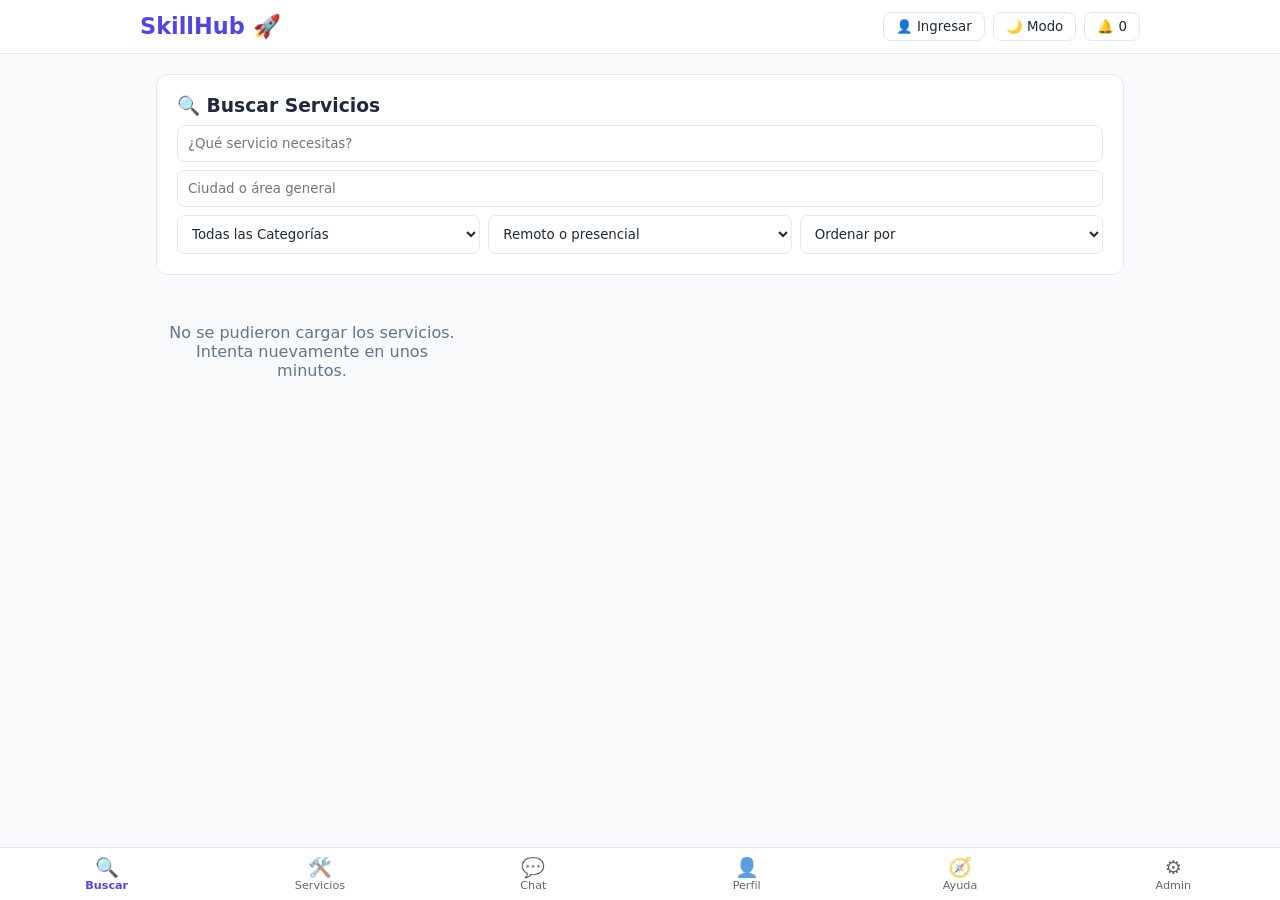
<file: admin-wrapper.html>
<!DOCTYPE html>
<html lang="es">
<head>
  <meta charset="UTF-8">
  <meta name="viewport" content="width=device-width, initial-scale=1.0">
  <title>Zeqviro Admin</title>
  <style>html,body{margin:0;min-height:100%;font-family:system-ui,-apple-system,sans-serif;background:#f8fafc;color:#1e293b}.boot{min-height:100vh;display:grid;place-items:center;text-align:center;padding:24px}.boot strong{color:#4f46e5;font-size:1.25rem}.boot p{color:#64748b}</style>
</head>
<body>
  <div class="boot" id="boot"><div><strong>Zeqviro Admin</strong><p>Preparando el panel administrativo…</p></div></div>
  <script>
    (async () => {
      try {
        const response = await fetch('/admin.html?admin_source=1', { cache: 'no-store' });
        if (!response.ok) throw new Error('No se pudo cargar Admin');
        let html = await response.text();
        html = html.replace('<body>', '<body class="admin-page">');
        html = html.replace('</head>', '<link rel="stylesheet" href="/admin-notifications.css?v=1"><link rel="stylesheet" href="/admin-user-warnings.css?v=1"><link rel="stylesheet" href="/reports-trust.css?v=1"><link rel="stylesheet" href="/block5-mobile-admin.css?v=1"><link rel="stylesheet" href="/block6-final-polish.css?v=1"></head>');
        html = html.replace('</body>', '<script src="/admin-notifications.js?v=1"><\/script><script src="/admin-user-warnings.js?v=1"><\/script><script src="/admin-sanctions.js?v=1"><\/script><script src="/reports-trust.js?v=1"><\/script><script src="/admin-block5-safety.js?v=1"><\/script></body>');
        document.open();
        document.write(html);
        document.close();
      } catch (error) {
        document.getElementById('boot').innerHTML = '<div><strong>Zeqviro Admin</strong><p>No se pudo cargar el panel. Intenta actualizar la página.</p></div>';
        console.error(error);
      }
    })();
  </script>
</body>
</html>
</file>
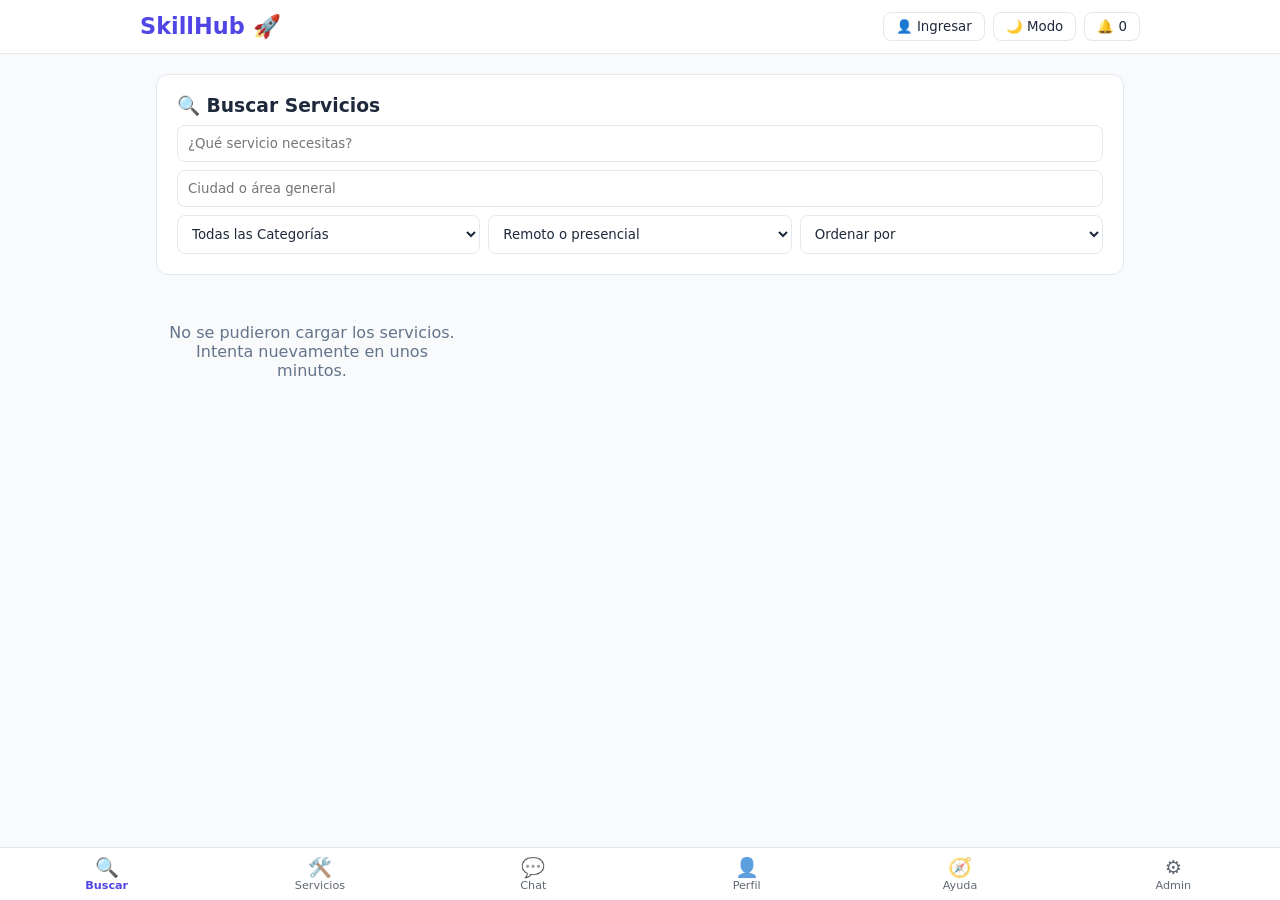
<file: admin.html>
<!DOCTYPE html>
<html lang="es">
<head>
  <meta charset="UTF-8">
  <meta name="viewport" content="width=device-width, initial-scale=1.0">
  <title>Zeqviro Admin</title>
  <meta name="theme-color" content="#4f46e5">
  <style>
    :root{--primary:#4f46e5;--success:#16a34a;--danger:#e11d48;--warning:#d97706;--bg:#f8fafc;--card:#fff;--text:#1e293b;--muted:#64748b;--border:#e2e8f0}
    *{box-sizing:border-box;font-family:system-ui,-apple-system,sans-serif}body{margin:0;background:var(--bg);color:var(--text)}
    header{background:var(--card);border-bottom:1px solid var(--border);padding:14px 18px;position:sticky;top:0;z-index:5}.bar{max-width:1100px;margin:auto;display:flex;justify-content:space-between;align-items:center;gap:10px}.logo{font-weight:800;color:var(--primary);font-size:1.35rem}.btn{border:0;border-radius:10px;padding:10px 14px;font-weight:700;cursor:pointer;background:var(--primary);color:#fff}.btn:disabled{opacity:.55;cursor:not-allowed}.btn.secondary{background:#64748b}.btn.success{background:var(--success)}.btn.danger{background:var(--danger)}.btn.ghost{background:#fff;color:#334155;border:1px solid var(--border)}
    main{max-width:1100px;margin:22px auto;padding:0 14px}.card{background:var(--card);border:1px solid var(--border);border-radius:16px;padding:18px;margin-bottom:16px}.stats{display:grid;grid-template-columns:repeat(auto-fit,minmax(140px,1fr));gap:12px}.stat{background:var(--bg);border:1px solid var(--border);border-radius:10px;padding:14px;text-align:center}.stat strong{display:block;font-size:1.35rem;margin-top:4px}.muted{color:var(--muted);font-size:.9rem}.grid{display:grid;grid-template-columns:1fr 1fr;gap:16px}.list{display:flex;flex-direction:column;gap:10px}.item{border:1px solid var(--border);border-radius:10px;padding:12px}.row{display:flex;gap:8px;flex-wrap:wrap;align-items:center}.grow{flex:1 1 220px}input,select,textarea{padding:10px;border:1px solid var(--border);border-radius:9px;background:#fff;color:var(--text);font-size:1rem}textarea{width:100%;min-height:82px;resize:vertical}#status{min-height:22px;margin:8px 0}.health{display:grid;grid-template-columns:repeat(3,minmax(0,1fr));gap:10px}.health-box{border:1px solid var(--border);border-radius:12px;padding:13px}.health-box strong{display:block;margin-bottom:5px}.pill{display:inline-block;padding:4px 8px;border-radius:999px;font-size:.8rem;font-weight:800}.pill.ok{background:#dcfce7;color:#166534}.pill.bad{background:#ffe4e6;color:#9f1239}.pill.warn{background:#fef3c7;color:#92400e}.filters{margin-bottom:12px}.activity-action{font-weight:800}.activity-time{font-size:.8rem;color:var(--muted);margin-top:4px}
    .commission-grid{display:grid;grid-template-columns:minmax(0,1fr) auto;gap:12px;align-items:end}.commission-grid label{display:block;font-weight:800;margin-bottom:6px}.commission-status{min-height:24px;margin-top:10px;font-weight:700}.preview{margin-top:8px;color:var(--muted)}
    dialog{padding:0;border:0;border-radius:20px;background:#fff;box-shadow:0 28px 80px rgba(15,23,42,.28);overflow:hidden;color:var(--text);width:min(92vw,560px)}dialog::backdrop{background:rgba(15,23,42,.58)}.dialog-body{padding:28px}.dialog-actions{display:flex;gap:12px;justify-content:flex-end;padding:18px 28px;border-top:1px solid var(--border)}.detail{width:min(94vw,760px);max-height:86vh}.detail-body{padding:22px;overflow:auto;max-height:68vh}.detail-grid{display:grid;grid-template-columns:repeat(2,minmax(0,1fr));gap:12px}.detail-box,.mini{border:1px solid var(--border);border-radius:12px;padding:12px}.section-title{margin:20px 0 10px}.mini-list{display:flex;flex-direction:column;gap:8px}.case-details{white-space:pre-wrap;line-height:1.55}.case-actions{display:flex;gap:8px;flex-wrap:wrap;margin-top:12px}
    @media(max-width:760px){.grid,.health,.detail-grid{grid-template-columns:1fr}.bar{align-items:flex-start;flex-direction:column}.commission-grid{grid-template-columns:1fr}.commission-grid .btn{width:100%}}
  </style>
</head>
<body>
<header><div class="bar"><div class="logo">Zeqviro · Admin</div><div class="row"><button id="backButton" class="btn secondary" type="button">Volver a Zeqviro</button><button id="refreshButton" class="btn" type="button">Actualizar</button></div></div></header>
<main>
  <section class="card"><h2>Panel Administrativo</h2><p class="muted">Datos reales del backend. Los pagos reales continúan desactivados durante la beta.</p><div id="status"></div><div id="stats" class="stats"></div></section>
  <section class="card"><h3>Estado del sistema</h3><div class="health"><div class="health-box"><strong>Backend y base de datos</strong><span id="systemBackend" class="pill warn">Comprobando…</span></div><div class="health-box"><strong>Pagos reales</strong><span id="systemPayments" class="pill warn">Comprobando…</span></div><div class="health-box"><strong>Modo de pagos</strong><span id="systemMode" class="pill warn">Comprobando…</span></div></div></section>
  <section class="card" id="platformSettingsCard"><h3>Comisión de Zeqviro</h3><p class="muted">Configura el porcentaje de plataforma para nuevas reservas. Los pagos reales siguen desactivados.</p><div class="commission-grid"><div><label for="commissionPercent">Porcentaje de comisión</label><input id="commissionPercent" type="number" min="0" max="30" step="0.25" inputmode="decimal" style="width:100%"></div><button id="saveCommissionButton" class="btn" type="button">Guardar comisión</button></div><div id="commissionPreview" class="preview"></div><div id="commissionStatus" class="commission-status"></div><div class="health" style="margin-top:14px"><div class="health-box"><strong>Marca</strong><span id="platformBrand">Zeqviro</span></div><div class="health-box"><strong>Soporte</strong><span id="platformSupport">—</span></div><div class="health-box"><strong>Estado</strong><span id="platformBeta" class="pill warn">Beta</span></div></div></section>
  <div class="grid"><section class="card"><h3>Verificaciones pendientes</h3><div id="verifications" class="list"></div></section><section class="card"><h3>Reportes y disputas</h3><div id="cases" class="list"></div></section></div>
  <section class="card"><h3>Actividad administrativa reciente</h3><div id="activity" class="list"></div></section>
  <section class="card"><h3>Servicios publicados</h3><div class="row filters"><input class="grow" id="serviceSearch" placeholder="Buscar servicio, vendedor o correo"><select id="serviceState"><option value="all">Todos</option><option value="active">Activos</option><option value="removed">Retirados</option></select><button id="serviceFilterButton" class="btn" type="button">Filtrar</button></div><div id="services" class="list"></div></section>
  <section class="card"><h3>Usuarios</h3><div class="row filters"><input class="grow" id="userSearch" placeholder="Buscar por nombre o correo"><select id="userAccount"><option value="all">Todas las cuentas</option><option value="active">Activas</option><option value="suspended">Suspendidas</option></select><select id="userVerification"><option value="all">Toda verificación</option><option value="verified">Verificados</option><option value="pending">Pendientes</option><option value="unverified">No verificados</option><option value="rejected">Rechazados</option></select><button id="userFilterButton" class="btn" type="button">Filtrar</button></div><div id="users" class="list"></div></section>
</main>
<dialog id="confirmDialog"><div class="dialog-body"><h3 id="confirmTitle">Confirmar acción</h3><p id="confirmMessage"></p><div id="confirmReasonWrap" hidden><label for="confirmReason">Motivo obligatorio</label><select id="confirmReason" style="width:100%;margin-top:6px"></select></div></div><div class="dialog-actions"><button id="confirmCancel" class="btn ghost" type="button">Cancelar</button><button id="confirmAccept" class="btn danger" type="button">Confirmar</button></div></dialog>
<dialog id="userDetailDialog" class="detail"><div class="dialog-body"><h3>Perfil administrativo del usuario</h3><div id="userDetailBody" class="detail-body"></div></div><div class="dialog-actions"><button id="closeUserDetail" class="btn ghost" type="button">Cerrar</button></div></dialog>
<dialog id="caseDetailDialog" class="detail"><div class="dialog-body"><h3 id="caseDetailTitle">Detalle del caso</h3><div id="caseDetailBody" class="detail-body"></div></div><div class="dialog-actions"><button id="closeCaseDetail" class="btn ghost" type="button">Cerrar</button></div></dialog>
<script>
const API_URL='https://skillhub-backend-b5iy.onrender.com';
const session=JSON.parse(sessionStorage.getItem('skillhubSession')||'null');
if(!session?.token||session?.user?.role!=='admin'){location.replace('/');}
const $=id=>document.getElementById(id);
const esc=v=>String(v??'').replace(/[&<>"']/g,c=>({'&':'&amp;','<':'&lt;','>':'&gt;','"':'&quot;',"'":'&#39;'}[c]));
const fmtDate=v=>v?new Date(v).toLocaleString('es-US'):'—';
let caseRows=[];let currentCommissionPercent=10;
async function api(path,method='GET',body){const r=await fetch(API_URL+path,{method,headers:{'Content-Type':'application/json','Authorization':'Bearer '+session.token},body:body===undefined?undefined:JSON.stringify(body)});const j=await r.json().catch(()=>({}));if(r.status===401){sessionStorage.removeItem('skillhubSession');location.replace('/?session=expired');throw new Error('Sesión expirada');}if(!r.ok)throw new Error(j.error||'No se pudo completar la solicitud');return j;}
function setMainStatus(message='',type=''){const el=$('status');el.textContent=message;el.style.color=type==='ok'?'var(--success)':type==='error'?'var(--danger)':'var(--muted)';}
function askConfirm({title,message,confirmText='Confirmar',reasonOptions=[]}){return new Promise(resolve=>{const d=$('confirmDialog');$('confirmTitle').textContent=title;$('confirmMessage').textContent=message;$('confirmAccept').textContent=confirmText;const wrap=$('confirmReasonWrap'),reason=$('confirmReason');wrap.hidden=!reasonOptions.length;reason.innerHTML='<option value="">Selecciona un motivo</option>'+reasonOptions.map(x=>`<option value="${esc(x)}">${esc(x)}</option>`).join('');const done=value=>{cancel.removeEventListener('click',onCancel);accept.removeEventListener('click',onAccept);if(d.open)d.close();resolve(value)};const cancel=$('confirmCancel'),accept=$('confirmAccept');const onCancel=()=>done(null),onAccept=()=>{if(reasonOptions.length&&!reason.value){reason.focus();return;}done(reasonOptions.length?reason.value:true);};cancel.addEventListener('click',onCancel);accept.addEventListener('click',onAccept);d.showModal();});}
async function loadSystemStatus(){try{const [h,p]=await Promise.all([fetch(API_URL+'/api/health').then(r=>r.ok?r.json():Promise.reject()),fetch(API_URL+'/api/payments/config').then(r=>r.ok?r.json():Promise.reject())]);$('systemBackend').className='pill ok';$('systemBackend').textContent=h.status==='ok'?'Operativos':'Revisar';$('systemPayments').className=p.enabled?'pill ok':'pill warn';$('systemPayments').textContent=p.enabled?'Activados':'Desactivados';$('systemMode').className=p.mode==='test_only'?'pill warn':'pill ok';$('systemMode').textContent=p.mode==='test_only'?'Solo prueba':String(p.mode||'—');}catch{$('systemBackend').className='pill bad';$('systemBackend').textContent='No disponible';$('systemPayments').className='pill bad';$('systemPayments').textContent='Sin datos';$('systemMode').className='pill bad';$('systemMode').textContent='Sin datos';}}
function updateCommissionPreview(){const percent=Number($('commissionPercent').value);if(!Number.isFinite(percent)){ $('commissionPreview').textContent='Escribe un porcentaje válido.';return;}const fee=100*(percent/100);$('commissionPreview').textContent=`Ejemplo con $100: Zeqviro $${fee.toFixed(2)} · Proveedor $${(100-fee).toFixed(2)} antes de cargos externos.`;}
async function loadPlatformSettings(){const status=$('commissionStatus');status.textContent='Cargando configuración…';status.style.color='var(--muted)';try{const s=await api('/api/admin/settings');currentCommissionPercent=Number(s.commissionPercent??10);$('commissionPercent').value=currentCommissionPercent;$('platformBrand').textContent=s.brandName||'Zeqviro';$('platformSupport').textContent=s.supportEmail||'—';$('platformBeta').textContent=s.betaMode?'Beta activa':'Beta desactivada';$('platformBeta').className=s.betaMode?'pill warn':'pill ok';status.textContent=`Comisión actual: ${currentCommissionPercent}%`;status.style.color='var(--success)';updateCommissionPreview();}catch(e){status.textContent=e.message||'No se pudo cargar la configuración.';status.style.color='var(--danger)';}}
async function saveCommission(){const percent=Number($('commissionPercent').value),status=$('commissionStatus'),button=$('saveCommissionButton');if(!Number.isFinite(percent)||percent<0||percent>30){status.textContent='La comisión debe estar entre 0% y 30%.';status.style.color='var(--danger)';return;}const ok=await askConfirm({title:'Cambiar comisión',message:`La comisión cambiará de ${currentCommissionPercent}% a ${percent}%. Se aplicará solo a nuevas reservas.`,confirmText:`Guardar ${percent}%`});if(!ok)return;button.disabled=true;status.textContent='Guardando…';status.style.color='var(--muted)';try{const result=await api('/api/admin/settings/commission','PATCH',{percent});currentCommissionPercent=Number(result.commissionPercent??percent);$('commissionPercent').value=currentCommissionPercent;status.textContent=`${result.message||'Comisión actualizada.'} Valor guardado: ${currentCommissionPercent}%`;status.style.color='var(--success)';updateCommissionPreview();await Promise.allSettled([loadActivity(),loadStats()]);}catch(e){status.textContent=e.message||'No se pudo guardar la comisión.';status.style.color='var(--danger)';}finally{button.disabled=false;}}
async function loadStats(){const s=await api('/api/admin/stats');$('stats').innerHTML=[['Usuarios',s.users],['Vendedores activos',s.sellers],['Servicios',s.services],['Reservas',s.bookings],['Reportes abiertos',s.openReports],['Disputas abiertas',s.openDisputes],['Comisiones de prueba','$'+Number(s.testCommissions||0).toFixed(2)]].map(x=>`<div class="stat"><span class="muted">${esc(x[0])}</span><strong>${esc(x[1])}</strong></div>`).join('');}
async function loadVerifications(){const rows=await api('/api/admin/verifications');$('verifications').innerHTML=rows.length?rows.map(u=>`<div class="item"><strong>${esc(u.name)}</strong><div class="muted">${esc(u.email)}</div><div class="row" style="margin-top:8px"><button class="btn success" onclick="verification(${u.id},'verified')">Aprobar</button><button class="btn danger" onclick="verification(${u.id},'rejected')">Rechazar</button></div></div>`).join(''):'<div class="muted">No hay verificaciones pendientes.</div>';}
async function verification(id,status){await api('/api/admin/verifications/'+id,'PATCH',{status});await Promise.all([loadVerifications(),loadActivity()]);}
async function loadCases(){const d=await api('/api/admin/cases');caseRows=[...(d.reports||[]),...(d.disputes||[])].sort((a,b)=>new Date(b.createdAt)-new Date(a.createdAt));$('cases').innerHTML=caseRows.length?caseRows.map(c=>`<div class="item"><div class="row"><div class="grow"><strong>${c.type==='report'?'Reporte':'Disputa'} #${c.id}</strong><div>${esc(c.reason)}</div><div class="muted">${esc(c.openedByName||'')} · ${esc(c.status)}</div></div><button class="btn secondary" onclick="openCase('${c.type}',${c.id})">Ver caso</button></div></div>`).join(''):'<div class="muted">No hay casos.</div>';}
function openCase(type,id){const c=caseRows.find(x=>x.type===type&&Number(x.id)===Number(id));if(!c)return;$('caseDetailTitle').textContent=(type==='report'?'Reporte':'Disputa')+' #'+id;$('caseDetailBody').innerHTML=`<div class="detail-grid"><div class="detail-box"><strong>Estado</strong><div>${esc(c.status)}</div></div><div class="detail-box"><strong>Fecha</strong><div class="muted">${esc(fmtDate(c.createdAt))}</div></div><div class="detail-box"><strong>Servicio</strong><div class="muted">${esc(c.serviceName||'No aplica')}</div></div><div class="detail-box"><strong>Usuario</strong><div class="muted">${esc(c.targetName||c.openedByName||'—')}</div></div></div><h4 class="section-title">Motivo</h4><div class="mini">${esc(c.reason||'—')}</div><h4 class="section-title">Detalles</h4><div class="mini case-details">${esc(c.details||'Sin detalles adicionales.')}</div><h4 class="section-title">Cambiar estado</h4><div class="case-actions"><button class="btn" onclick="caseStatus('${c.type}',${c.id},'reviewing')">Revisando</button><button class="btn success" onclick="caseStatus('${c.type}',${c.id},'resolved')">Resolver</button><button class="btn secondary" onclick="caseStatus('${c.type}',${c.id},'dismissed')">Descartar</button></div>`;$('caseDetailDialog').showModal();}
async function caseStatus(type,id,status){await api('/api/admin/'+(type==='report'?'reports':'disputes')+'/'+id,'PATCH',{status});$('caseDetailDialog').close();await Promise.all([loadCases(),loadStats(),loadActivity()]);}
function actionLabel(a){return({service_removed:'Servicio retirado',service_restored:'Servicio restaurado',user_suspended:'Cuenta suspendida',user_reactivated:'Cuenta reactivada',verification_approved:'Verificación aprobada',verification_rejected:'Verificación rechazada',report_reviewing:'Reporte en revisión',report_resolved:'Reporte resuelto',report_dismissed:'Reporte descartado',dispute_reviewing:'Disputa en revisión',dispute_resolved:'Disputa resuelta',dispute_dismissed:'Disputa descartada',commission_rate_changed:'Comisión actualizada'})[a]||a;}
async function loadActivity(){const rows=await api('/api/admin/activity');$('activity').innerHTML=rows.length?rows.map(a=>`<div class="item"><div class="activity-action">${esc(actionLabel(a.action))}</div><div class="muted">${esc(a.adminName)} · ${esc(a.targetType)} #${esc(a.targetId)}</div><div>${esc(a.reason||'Sin motivo registrado')}</div><div class="activity-time">${esc(fmtDate(a.createdAt))}</div></div>`).join(''):'<div class="muted">Todavía no hay actividad administrativa registrada.</div>';}
async function loadServices(){const q=encodeURIComponent($('serviceSearch').value.trim()),state=encodeURIComponent($('serviceState').value);const rows=await api('/api/admin/services?q='+q+'&state='+state);$('services').innerHTML=rows.length?rows.map(s=>`<div class="item"><div class="row"><div class="grow"><strong>${esc(s.name)}</strong><div class="muted">${esc(s.providerName)} · ${esc(s.providerEmail)} · ${esc(s.category||'')} · ${s.bookingCount||0} reservas · ${s.active?'Activo':'Retirado'}</div></div>${s.active?`<button class="btn danger" onclick="removeService(${s.id})">Eliminar servicio</button>`:`<button class="btn success" onclick="restoreService(${s.id})">Restaurar servicio</button>`}</div></div>`).join(''):'<div class="muted">No se encontraron servicios.</div>';}
async function removeService(id){const reason=await askConfirm({title:'Eliminar este servicio',message:'El servicio dejará de aparecer en el marketplace. Las reservas existentes se conservarán.',confirmText:'Eliminar servicio',reasonOptions:['Contenido inapropiado','Fraude o engaño','Servicio prohibido','Información falsa','Duplicado o spam','Otro motivo administrativo']});if(!reason)return;await api('/api/admin/services/'+id,'DELETE',{reason});await Promise.all([loadServices(),loadStats(),loadUsers(),loadActivity(),loadCases()]);}
async function restoreService(id){const ok=await askConfirm({title:'Restaurar este servicio',message:'El servicio volverá a estar visible en el marketplace.',confirmText:'Restaurar servicio'});if(!ok)return;await api('/api/admin/services/'+id+'/restore','PATCH',{reason:'Restaurado desde el panel administrativo'});await Promise.all([loadServices(),loadStats(),loadUsers(),loadActivity()]);}
async function loadUsers(){const q=encodeURIComponent($('userSearch').value.trim()),account=encodeURIComponent($('userAccount').value),verification=encodeURIComponent($('userVerification').value);const rows=await api('/api/admin/users?q='+q+'&account='+account+'&verification='+verification);$('users').innerHTML=rows.map(u=>`<div class="item"><div class="row"><div class="grow"><strong>${esc(u.name)}</strong><div class="muted">${esc(u.email)} · ${esc(u.role)} · ${esc(u.accountStatus)} · ${esc(u.identityStatus)} · ${u.serviceCount||0} servicios</div></div><button class="btn secondary" onclick="openUserDetails(${u.id})">Ver perfil</button>${u.role==='user'?`<button class="btn ${u.accountStatus==='active'?'danger':'success'}" onclick="userStatus(${u.id},'${u.accountStatus==='active'?'suspended':'active'}')">${u.accountStatus==='active'?'Suspender':'Reactivar'}</button>`:''}</div></div>`).join('')||'<div class="muted">No se encontraron usuarios.</div>';}
async function openUserDetails(id){const d=$('userDetailDialog'),body=$('userDetailBody');body.innerHTML='<div class="muted">Cargando…</div>';d.showModal();try{const data=await api('/api/admin/users/'+id+'/details');const u=data.user||{};body.innerHTML=`<div class="detail-grid"><div class="detail-box"><strong>${esc(u.name)}</strong><div class="muted">${esc(u.email)}</div></div><div class="detail-box"><strong>Cuenta</strong><div class="muted">${esc(u.role)} · ${esc(u.accountStatus)} · ${esc(u.identityStatus)}</div></div><div class="detail-box"><strong>Ubicación</strong><div class="muted">${esc(u.location||'No indicada')}</div></div><div class="detail-box"><strong>Verificaciones</strong><div class="muted">Email: ${u.emailVerified?'Sí':'No'} · Teléfono: ${u.phoneVerified?'Sí':'No'}</div></div></div><h4 class="section-title">Biografía</h4><div class="mini">${esc(u.bio||'Sin biografía')}</div><h4 class="section-title">Servicios (${data.services?.length||0})</h4><div class="mini-list">${(data.services||[]).map(s=>`<div class="mini"><strong>${esc(s.name)}</strong><div class="muted">${esc(s.category||'')} · ${s.bookingCount||0} reservas · ${s.active?'Activo':'Retirado'}</div></div>`).join('')||'<div class="muted">Sin servicios.</div>'}</div>`;}catch(e){body.innerHTML=`<div class="muted">${esc(e.message)}</div>`;}}
async function userStatus(id,status){let reason='Cuenta reactivada desde el panel administrativo';if(status==='suspended'){reason=await askConfirm({title:'Suspender esta cuenta',message:'La persona no podrá iniciar sesión ni usar Zeqviro hasta que un administrador reactive la cuenta.',confirmText:'Suspender cuenta',reasonOptions:['Fraude o engaño','Abuso o acoso','Spam o actividad sospechosa','Incumplimiento de las reglas','Múltiples reportes','Otro motivo administrativo']});if(!reason)return;}else{const ok=await askConfirm({title:'Reactivar esta cuenta',message:'La persona podrá volver a iniciar sesión y usar Zeqviro.',confirmText:'Reactivar cuenta'});if(!ok)return;}await api('/api/admin/users/'+id+'/status','PATCH',{status,reason});await Promise.all([loadUsers(),loadStats(),loadActivity(),loadCases()]);}
async function refreshAll(){const button=$('refreshButton');button.disabled=true;button.textContent='Actualizando…';setMainStatus('Actualizando datos…');const jobs=[loadSystemStatus(),loadPlatformSettings(),loadStats(),loadVerifications(),loadCases(),loadActivity(),loadServices(),loadUsers()];const results=await Promise.allSettled(jobs);const failed=results.filter(x=>x.status==='rejected');if(failed.length){setMainStatus(`Se actualizaron los datos, pero ${failed.length} sección(es) tuvieron un error.`,'error');console.error(failed.map(x=>x.reason));}else{setMainStatus('Panel actualizado correctamente.','ok');}button.disabled=false;button.textContent='Actualizar';}
$('backButton').addEventListener('click',()=>location.href='/');$('refreshButton').addEventListener('click',refreshAll);$('saveCommissionButton').addEventListener('click',saveCommission);$('commissionPercent').addEventListener('input',updateCommissionPreview);$('serviceFilterButton').addEventListener('click',loadServices);$('userFilterButton').addEventListener('click',loadUsers);$('closeUserDetail').addEventListener('click',()=>$('userDetailDialog').close());$('closeCaseDetail').addEventListener('click',()=>$('caseDetailDialog').close());
refreshAll();
</script>
</body>
</html>
</file>
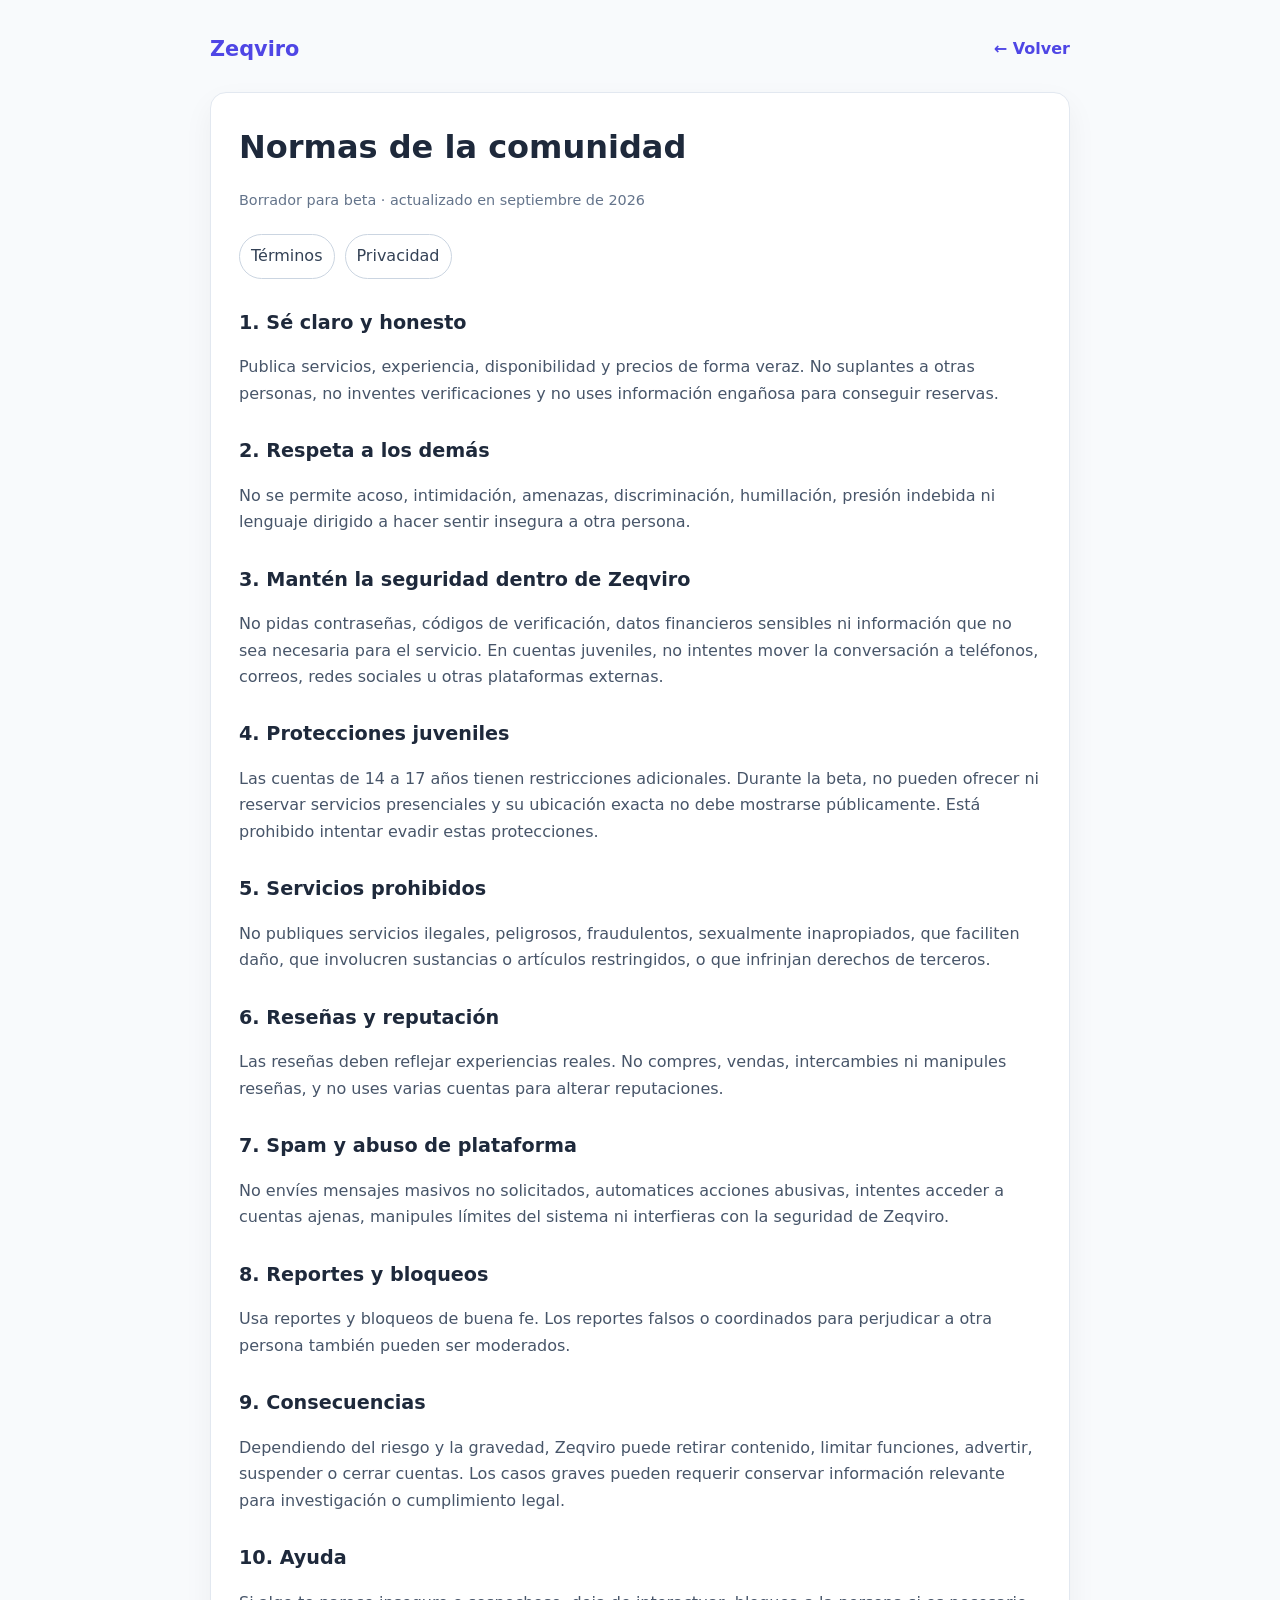
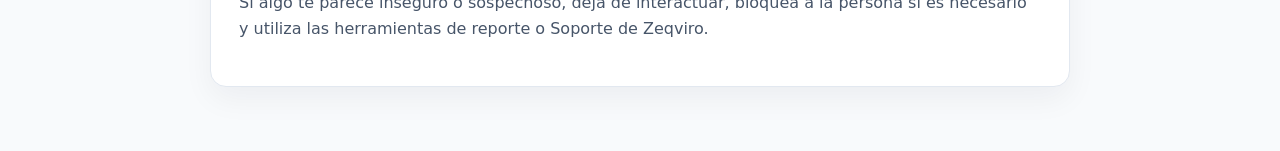
<file: community-guidelines.html>
<!DOCTYPE html><html lang="es"><head><meta charset="UTF-8"><meta name="viewport" content="width=device-width,initial-scale=1"><title>Normas de la comunidad | Zeqviro</title><meta name="robots" content="noindex"><link rel="stylesheet" href="/legal.css"></head><body><main class="legal-shell"><div class="legal-top"><a class="legal-brand" href="/">Zeqviro</a><a class="legal-back" href="/">← Volver</a></div><article class="legal-card"><h1>Normas de la comunidad</h1><p class="legal-meta">Borrador para beta · actualizado en septiembre de 2026</p><nav class="legal-nav"><a href="/terms">Términos</a><a href="/privacy">Privacidad</a></nav><h2>1. Sé claro y honesto</h2><p>Publica servicios, experiencia, disponibilidad y precios de forma veraz. No suplantes a otras personas, no inventes verificaciones y no uses información engañosa para conseguir reservas.</p><h2>2. Respeta a los demás</h2><p>No se permite acoso, intimidación, amenazas, discriminación, humillación, presión indebida ni lenguaje dirigido a hacer sentir insegura a otra persona.</p><h2>3. Mantén la seguridad dentro de Zeqviro</h2><p>No pidas contraseñas, códigos de verificación, datos financieros sensibles ni información que no sea necesaria para el servicio. En cuentas juveniles, no intentes mover la conversación a teléfonos, correos, redes sociales u otras plataformas externas.</p><h2>4. Protecciones juveniles</h2><p>Las cuentas de 14 a 17 años tienen restricciones adicionales. Durante la beta, no pueden ofrecer ni reservar servicios presenciales y su ubicación exacta no debe mostrarse públicamente. Está prohibido intentar evadir estas protecciones.</p><h2>5. Servicios prohibidos</h2><p>No publiques servicios ilegales, peligrosos, fraudulentos, sexualmente inapropiados, que faciliten daño, que involucren sustancias o artículos restringidos, o que infrinjan derechos de terceros.</p><h2>6. Reseñas y reputación</h2><p>Las reseñas deben reflejar experiencias reales. No compres, vendas, intercambies ni manipules reseñas, y no uses varias cuentas para alterar reputaciones.</p><h2>7. Spam y abuso de plataforma</h2><p>No envíes mensajes masivos no solicitados, automatices acciones abusivas, intentes acceder a cuentas ajenas, manipules límites del sistema ni interfieras con la seguridad de Zeqviro.</p><h2>8. Reportes y bloqueos</h2><p>Usa reportes y bloqueos de buena fe. Los reportes falsos o coordinados para perjudicar a otra persona también pueden ser moderados.</p><h2>9. Consecuencias</h2><p>Dependiendo del riesgo y la gravedad, Zeqviro puede retirar contenido, limitar funciones, advertir, suspender o cerrar cuentas. Los casos graves pueden requerir conservar información relevante para investigación o cumplimiento legal.</p><h2>10. Ayuda</h2><p>Si algo te parece inseguro o sospechoso, deja de interactuar, bloquea a la persona si es necesario y utiliza las herramientas de reporte o Soporte de Zeqviro.</p></article></main></body></html>
</file>
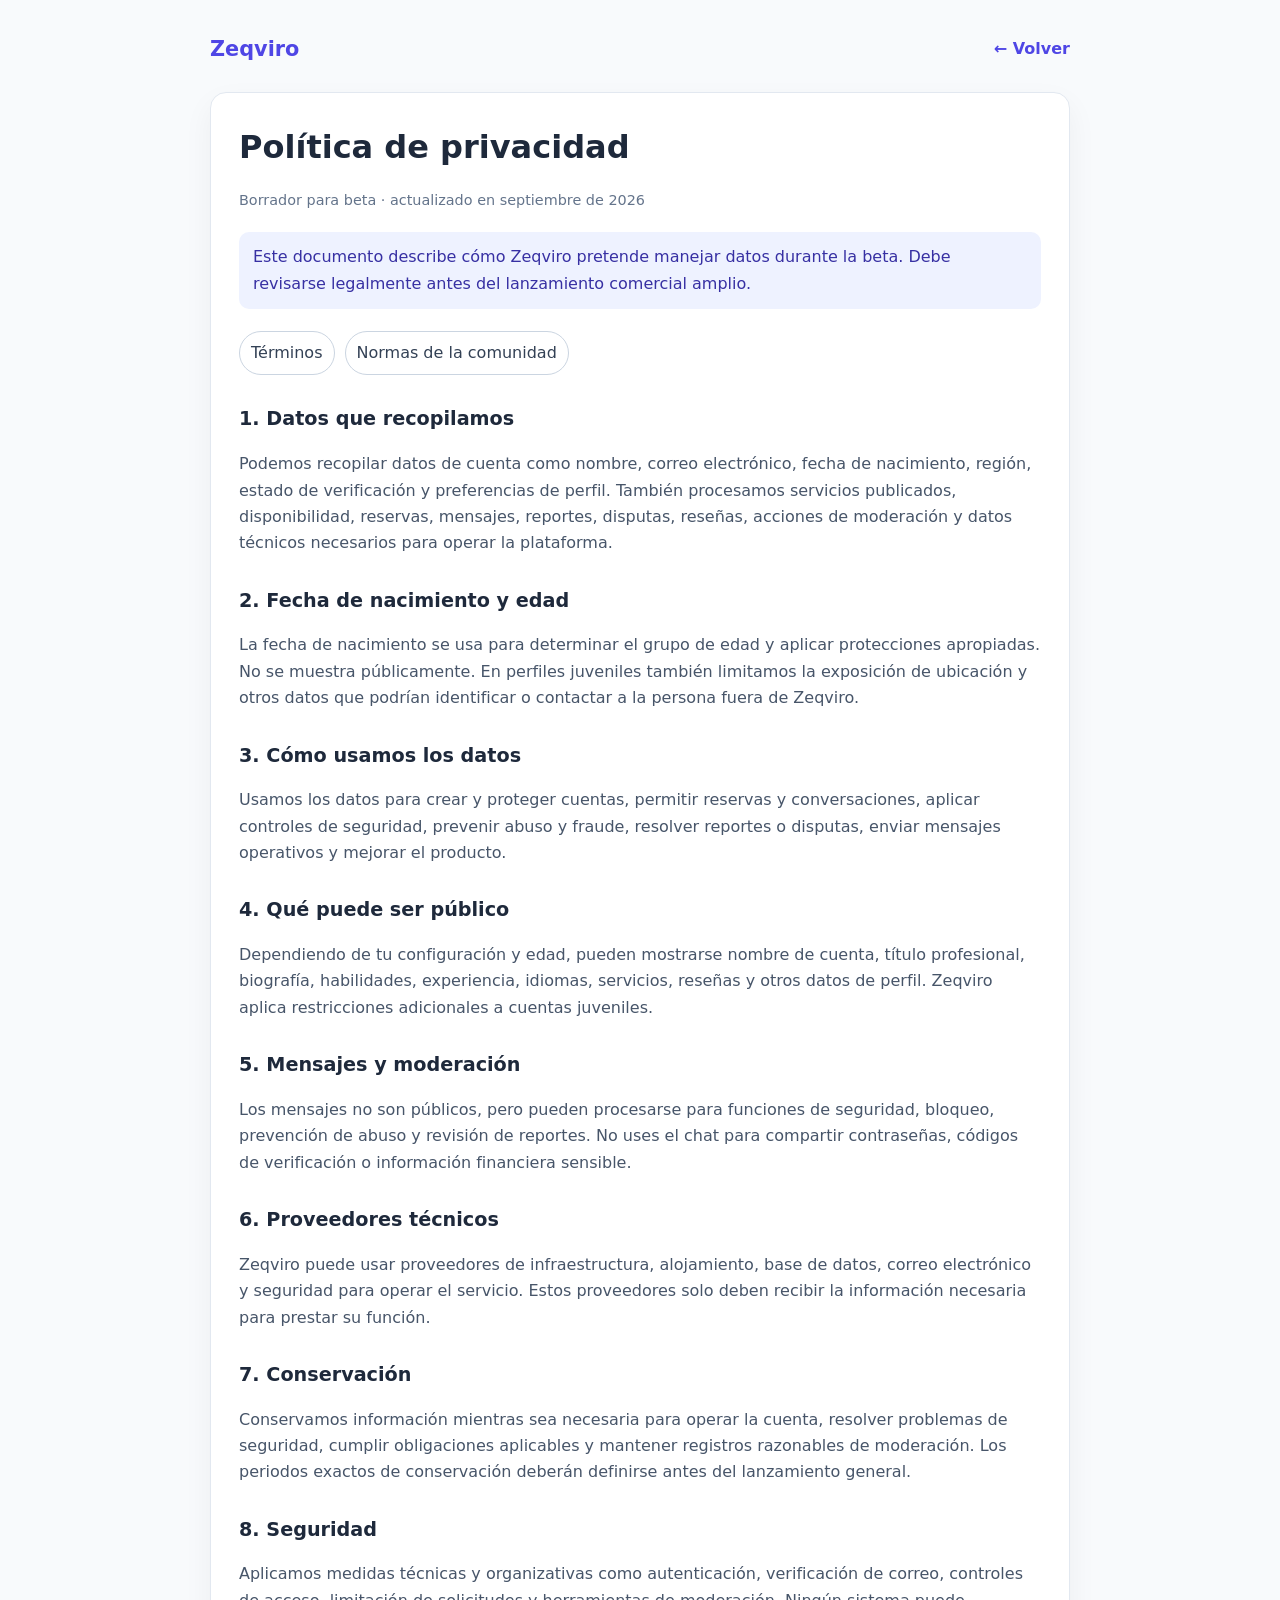
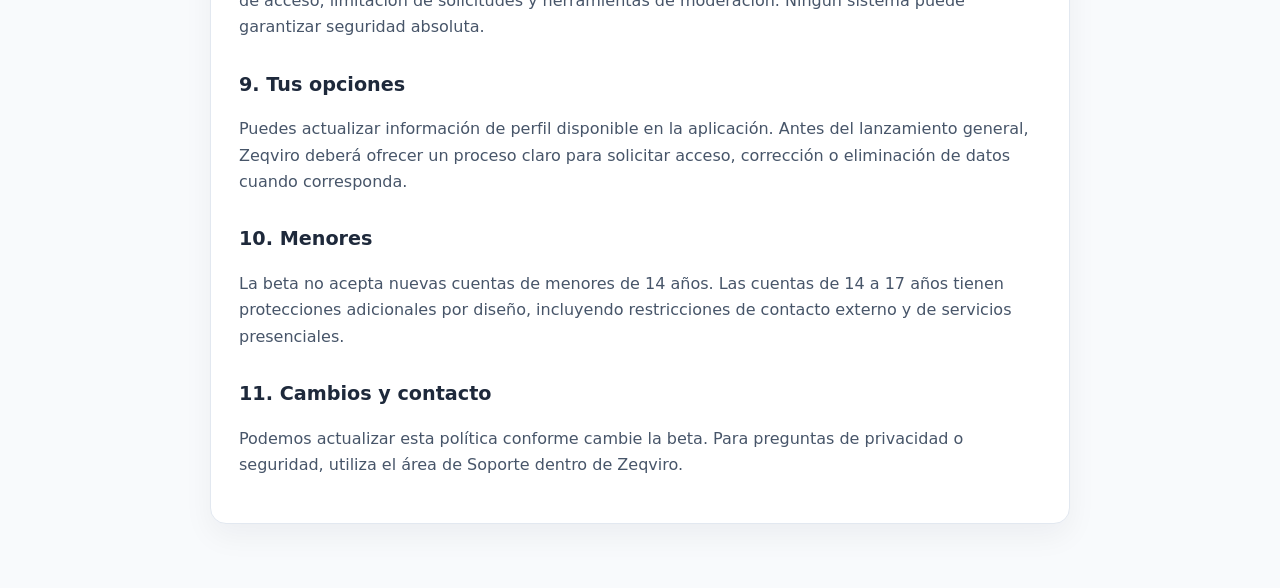
<file: privacy.html>
<!DOCTYPE html><html lang="es"><head><meta charset="UTF-8"><meta name="viewport" content="width=device-width,initial-scale=1"><title>Política de privacidad | Zeqviro</title><meta name="robots" content="noindex"><link rel="stylesheet" href="/legal.css"></head><body><main class="legal-shell"><div class="legal-top"><a class="legal-brand" href="/">Zeqviro</a><a class="legal-back" href="/">← Volver</a></div><article class="legal-card"><h1>Política de privacidad</h1><p class="legal-meta">Borrador para beta · actualizado en septiembre de 2026</p><p class="legal-note">Este documento describe cómo Zeqviro pretende manejar datos durante la beta. Debe revisarse legalmente antes del lanzamiento comercial amplio.</p><nav class="legal-nav"><a href="/terms">Términos</a><a href="/community-guidelines">Normas de la comunidad</a></nav><h2>1. Datos que recopilamos</h2><p>Podemos recopilar datos de cuenta como nombre, correo electrónico, fecha de nacimiento, región, estado de verificación y preferencias de perfil. También procesamos servicios publicados, disponibilidad, reservas, mensajes, reportes, disputas, reseñas, acciones de moderación y datos técnicos necesarios para operar la plataforma.</p><h2>2. Fecha de nacimiento y edad</h2><p>La fecha de nacimiento se usa para determinar el grupo de edad y aplicar protecciones apropiadas. No se muestra públicamente. En perfiles juveniles también limitamos la exposición de ubicación y otros datos que podrían identificar o contactar a la persona fuera de Zeqviro.</p><h2>3. Cómo usamos los datos</h2><p>Usamos los datos para crear y proteger cuentas, permitir reservas y conversaciones, aplicar controles de seguridad, prevenir abuso y fraude, resolver reportes o disputas, enviar mensajes operativos y mejorar el producto.</p><h2>4. Qué puede ser público</h2><p>Dependiendo de tu configuración y edad, pueden mostrarse nombre de cuenta, título profesional, biografía, habilidades, experiencia, idiomas, servicios, reseñas y otros datos de perfil. Zeqviro aplica restricciones adicionales a cuentas juveniles.</p><h2>5. Mensajes y moderación</h2><p>Los mensajes no son públicos, pero pueden procesarse para funciones de seguridad, bloqueo, prevención de abuso y revisión de reportes. No uses el chat para compartir contraseñas, códigos de verificación o información financiera sensible.</p><h2>6. Proveedores técnicos</h2><p>Zeqviro puede usar proveedores de infraestructura, alojamiento, base de datos, correo electrónico y seguridad para operar el servicio. Estos proveedores solo deben recibir la información necesaria para prestar su función.</p><h2>7. Conservación</h2><p>Conservamos información mientras sea necesaria para operar la cuenta, resolver problemas de seguridad, cumplir obligaciones aplicables y mantener registros razonables de moderación. Los periodos exactos de conservación deberán definirse antes del lanzamiento general.</p><h2>8. Seguridad</h2><p>Aplicamos medidas técnicas y organizativas como autenticación, verificación de correo, controles de acceso, limitación de solicitudes y herramientas de moderación. Ningún sistema puede garantizar seguridad absoluta.</p><h2>9. Tus opciones</h2><p>Puedes actualizar información de perfil disponible en la aplicación. Antes del lanzamiento general, Zeqviro deberá ofrecer un proceso claro para solicitar acceso, corrección o eliminación de datos cuando corresponda.</p><h2>10. Menores</h2><p>La beta no acepta nuevas cuentas de menores de 14 años. Las cuentas de 14 a 17 años tienen protecciones adicionales por diseño, incluyendo restricciones de contacto externo y de servicios presenciales.</p><h2>11. Cambios y contacto</h2><p>Podemos actualizar esta política conforme cambie la beta. Para preguntas de privacidad o seguridad, utiliza el área de Soporte dentro de Zeqviro.</p></article></main></body></html>
</file>
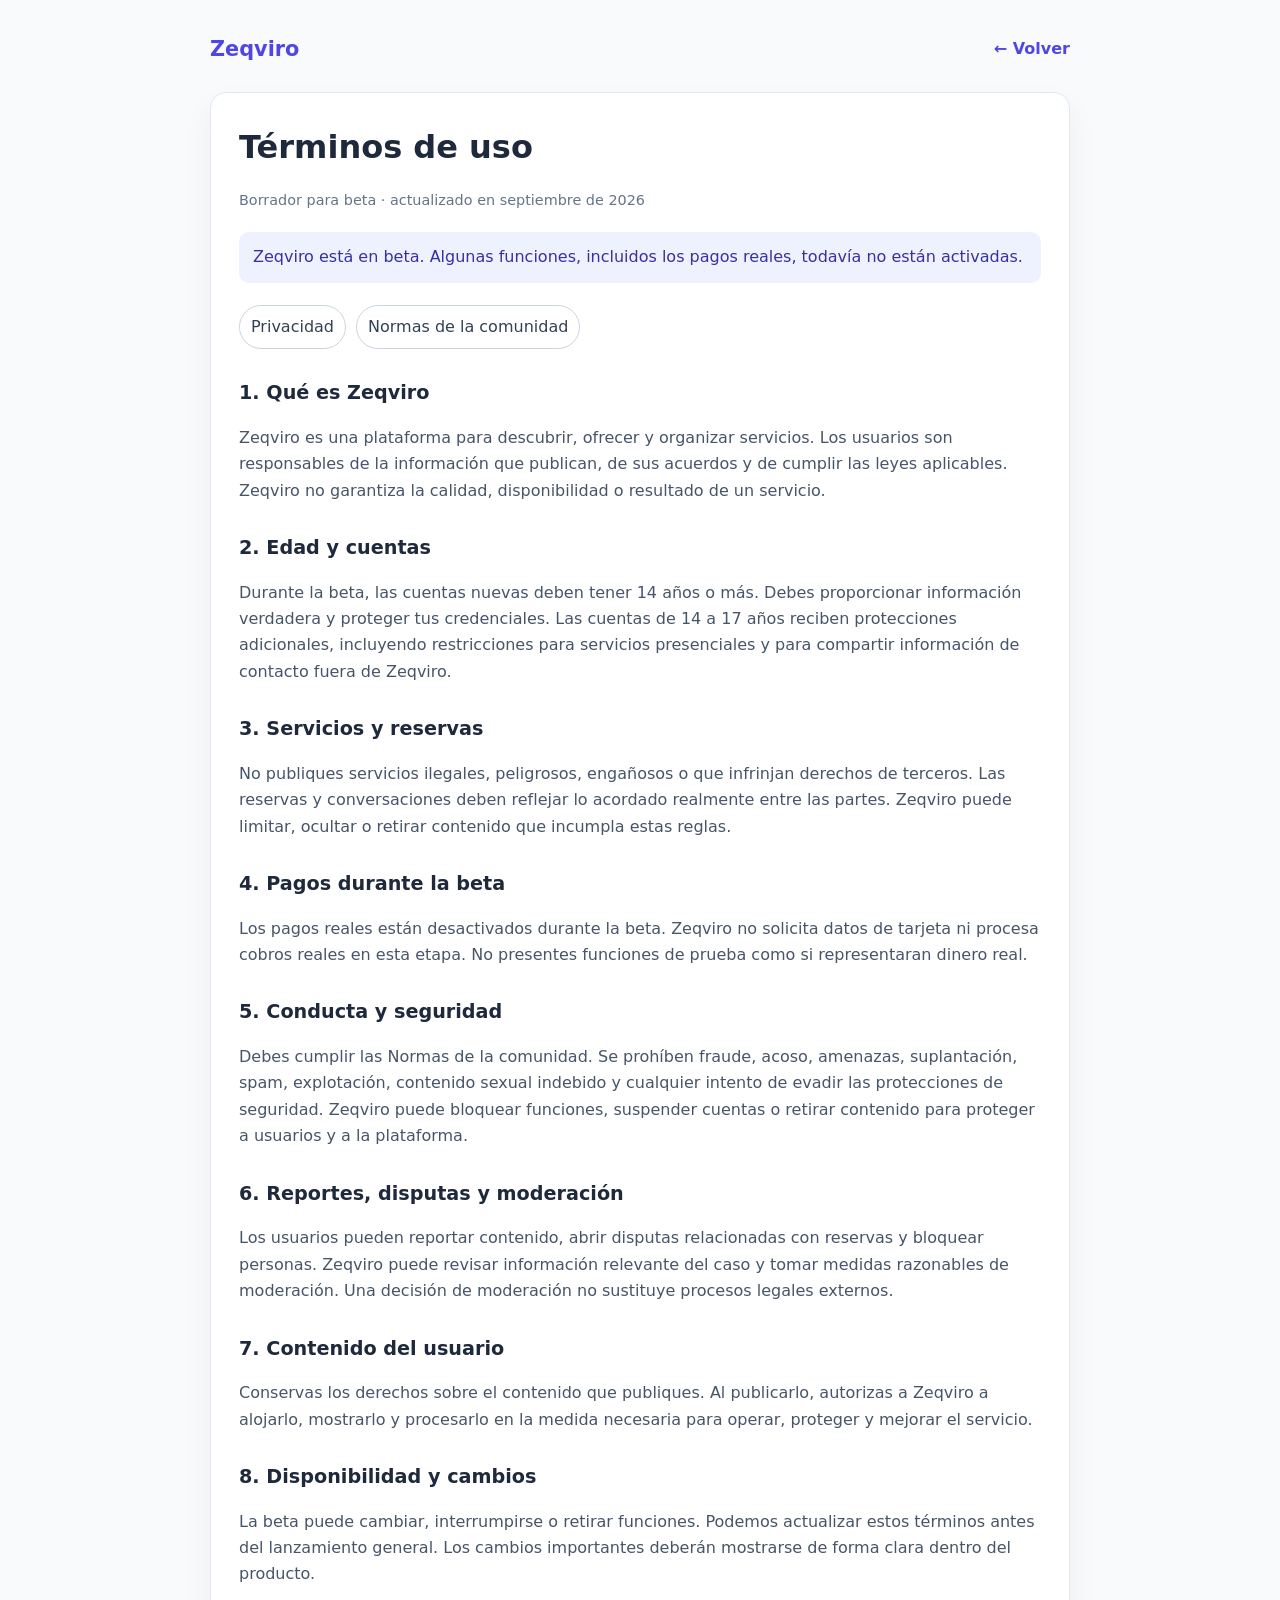
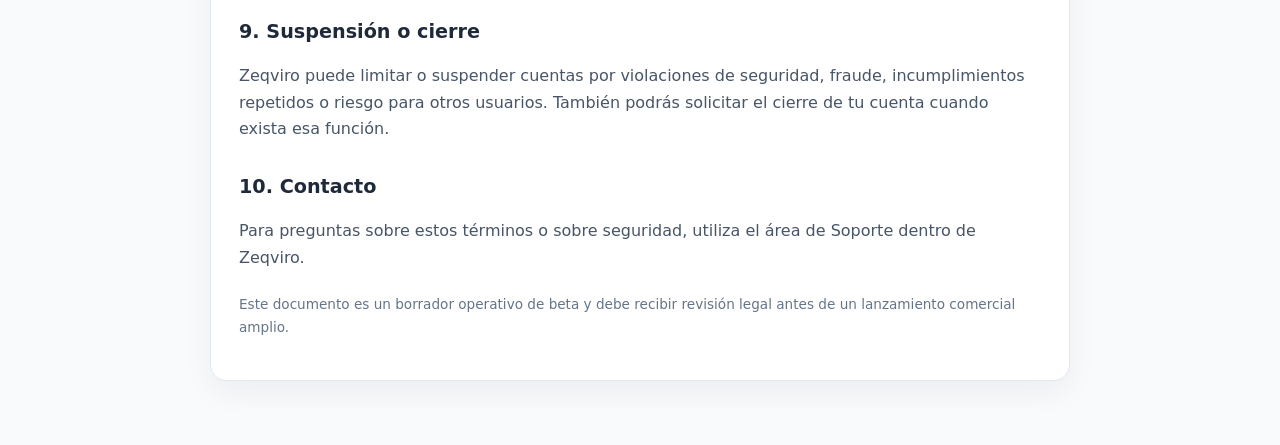
<file: terms.html>
<!DOCTYPE html><html lang="es"><head><meta charset="UTF-8"><meta name="viewport" content="width=device-width,initial-scale=1"><title>Términos de uso | Zeqviro</title><meta name="robots" content="noindex"><link rel="stylesheet" href="/legal.css"></head><body><main class="legal-shell"><div class="legal-top"><a class="legal-brand" href="/">Zeqviro</a><a class="legal-back" href="/">← Volver</a></div><article class="legal-card"><h1>Términos de uso</h1><p class="legal-meta">Borrador para beta · actualizado en septiembre de 2026</p><p class="legal-note">Zeqviro está en beta. Algunas funciones, incluidos los pagos reales, todavía no están activadas.</p><nav class="legal-nav"><a href="/privacy">Privacidad</a><a href="/community-guidelines">Normas de la comunidad</a></nav><h2>1. Qué es Zeqviro</h2><p>Zeqviro es una plataforma para descubrir, ofrecer y organizar servicios. Los usuarios son responsables de la información que publican, de sus acuerdos y de cumplir las leyes aplicables. Zeqviro no garantiza la calidad, disponibilidad o resultado de un servicio.</p><h2>2. Edad y cuentas</h2><p>Durante la beta, las cuentas nuevas deben tener 14 años o más. Debes proporcionar información verdadera y proteger tus credenciales. Las cuentas de 14 a 17 años reciben protecciones adicionales, incluyendo restricciones para servicios presenciales y para compartir información de contacto fuera de Zeqviro.</p><h2>3. Servicios y reservas</h2><p>No publiques servicios ilegales, peligrosos, engañosos o que infrinjan derechos de terceros. Las reservas y conversaciones deben reflejar lo acordado realmente entre las partes. Zeqviro puede limitar, ocultar o retirar contenido que incumpla estas reglas.</p><h2>4. Pagos durante la beta</h2><p>Los pagos reales están desactivados durante la beta. Zeqviro no solicita datos de tarjeta ni procesa cobros reales en esta etapa. No presentes funciones de prueba como si representaran dinero real.</p><h2>5. Conducta y seguridad</h2><p>Debes cumplir las Normas de la comunidad. Se prohíben fraude, acoso, amenazas, suplantación, spam, explotación, contenido sexual indebido y cualquier intento de evadir las protecciones de seguridad. Zeqviro puede bloquear funciones, suspender cuentas o retirar contenido para proteger a usuarios y a la plataforma.</p><h2>6. Reportes, disputas y moderación</h2><p>Los usuarios pueden reportar contenido, abrir disputas relacionadas con reservas y bloquear personas. Zeqviro puede revisar información relevante del caso y tomar medidas razonables de moderación. Una decisión de moderación no sustituye procesos legales externos.</p><h2>7. Contenido del usuario</h2><p>Conservas los derechos sobre el contenido que publiques. Al publicarlo, autorizas a Zeqviro a alojarlo, mostrarlo y procesarlo en la medida necesaria para operar, proteger y mejorar el servicio.</p><h2>8. Disponibilidad y cambios</h2><p>La beta puede cambiar, interrumpirse o retirar funciones. Podemos actualizar estos términos antes del lanzamiento general. Los cambios importantes deberán mostrarse de forma clara dentro del producto.</p><h2>9. Suspensión o cierre</h2><p>Zeqviro puede limitar o suspender cuentas por violaciones de seguridad, fraude, incumplimientos repetidos o riesgo para otros usuarios. También podrás solicitar el cierre de tu cuenta cuando exista esa función.</p><h2>10. Contacto</h2><p>Para preguntas sobre estos términos o sobre seguridad, utiliza el área de Soporte dentro de Zeqviro.</p><p class="legal-footer">Este documento es un borrador operativo de beta y debe recibir revisión legal antes de un lanzamiento comercial amplio.</p></article></main></body></html>
</file>
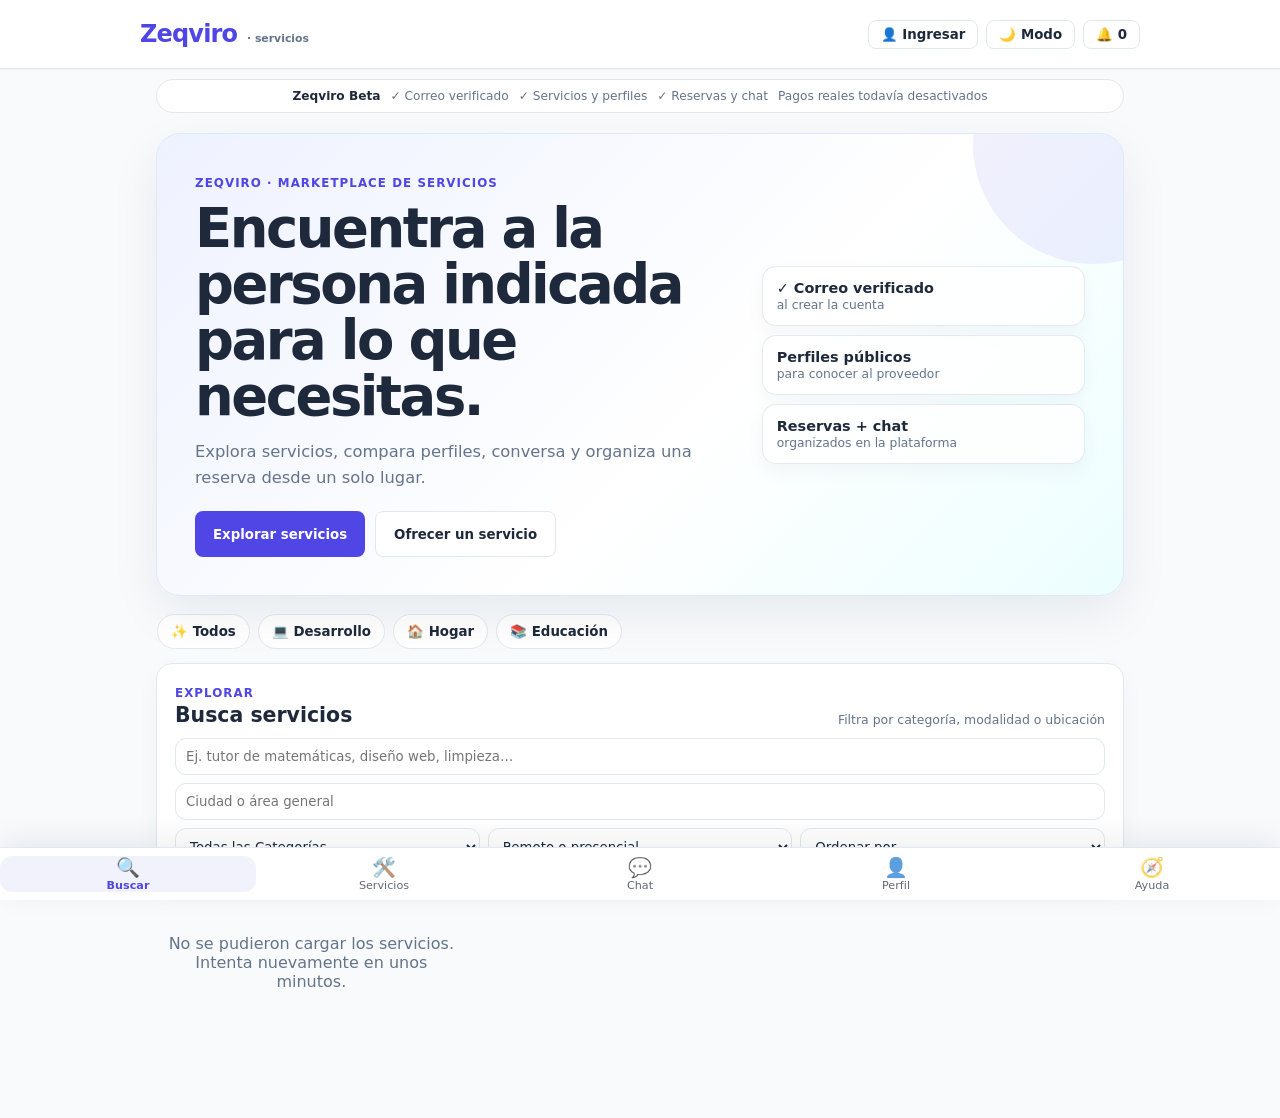
<file: zeqviro-base.html>
<!DOCTYPE html>
<html lang="es">
<head>
  <meta charset="UTF-8">
  <meta name="viewport" content="width=device-width, initial-scale=1.0">
  <title>Zeqviro | Servicios cerca de ti y en línea</title>
  <meta name="description" content="Encuentra, compara y reserva servicios con personas y profesionales en Zeqviro. Publica tus servicios, conversa y gestiona reservas desde un solo lugar.">
  <meta name="theme-color" content="#4f46e5">
  <meta name="robots" content="index,follow">
  <link rel="canonical" href="https://zeqviro.com/">
  <meta property="og:type" content="website">
  <meta property="og:site_name" content="Zeqviro">
  <meta property="og:title" content="Zeqviro | Marketplace de servicios">
  <meta property="og:description" content="Encuentra y ofrece servicios en un solo lugar.">
  <meta property="og:url" content="https://zeqviro.com/">
  <meta name="twitter:card" content="summary">
  <meta name="twitter:title" content="Zeqviro | Marketplace de servicios">
  <meta name="twitter:description" content="Encuentra y ofrece servicios en un solo lugar.">
  <style>html,body{margin:0;min-height:100%;font-family:system-ui,-apple-system,sans-serif;background:#f8fafc;color:#1e293b}.boot{min-height:100vh;display:grid;place-items:center;padding:24px;text-align:center}.boot strong{font-size:1.35rem;color:#4f46e5}.boot p{color:#64748b}</style>
</head>
<body>
  <div class="boot" id="boot"><div><strong>Zeqviro</strong><p>Servicios, personas y oportunidades en un solo lugar.</p></div></div>
  <script>
    (async () => {
      try {
        const response = await fetch('/index.html?zeqviro_source=1', { cache: 'no-store' });
        if (!response.ok) throw new Error('No se pudo cargar la aplicación');
        let html = await response.text();

        html = html.replaceAll('SkillHub', 'Zeqviro');
        html = html.replaceAll('Zeqviro 🚀', 'Zeqviro');
        html = html.replaceAll('Inicia sesión para ver tus conversaciones.', 'El chat está disponible para cuentas de usuario. La cuenta administrativa se gestiona desde Admin.');

        const profileNeedle = "const p=data.profile||{},services=Array.isArray(data.services)?data.services:[],reviews=Array.isArray(data.reviews)?data.reviews:[];";
        const profileReplacement = profileNeedle + "const completionValues=[p.headline,p.bio,p.skills,p.experience,p.languages,p.location,p.portfolioUrl,p.avatarUrl,p.remoteAvailable?'yes':''];const profilePercent=Math.min(100,10+(completionValues.filter(v=>String(v||'').trim()).length*10));";
        html = html.replace(profileNeedle, profileReplacement);

        const marketplaceHero = `<section class="marketplace-hero" aria-labelledby="marketplaceHeroTitle">
          <div class="marketplace-hero-copy">
            <span class="marketplace-eyebrow">Zeqviro · Marketplace de servicios</span>
            <h1 id="marketplaceHeroTitle">Encuentra a la persona indicada para lo que necesitas.</h1>
            <p>Explora servicios, compara perfiles, conversa y organiza una reserva desde un solo lugar.</p>
            <div class="marketplace-hero-actions">
              <button class="btn marketplace-primary" type="button" onclick="document.getElementById('searchInput')?.focus()">Explorar servicios</button>
              <button class="btn marketplace-secondary" type="button" onclick="switchTab('tab-publish')">Ofrecer un servicio</button>
            </div>
          </div>
          <div class="marketplace-confidence" aria-label="Funciones disponibles en Zeqviro">
            <div><strong>✓ Correo verificado</strong><span>al crear la cuenta</span></div>
            <div><strong>Perfiles públicos</strong><span>para conocer al proveedor</span></div>
            <div><strong>Reservas + chat</strong><span>organizados en la plataforma</span></div>
          </div>
        </section>
        <section class="marketplace-categories" aria-label="Categorías rápidas">
          <button type="button" onclick="document.getElementById('categoryFilter').value='';filterServices()">✨ Todos</button>
          <button type="button" onclick="document.getElementById('categoryFilter').value='Desarrollo';filterServices()">💻 Desarrollo</button>
          <button type="button" onclick="document.getElementById('categoryFilter').value='Hogar';filterServices()">🏠 Hogar</button>
          <button type="button" onclick="document.getElementById('categoryFilter').value='Educación';filterServices()">📚 Educación</button>
        </section>`;
        html = html.replace('<main id="tab-search" class="tab-content active">', '<main id="tab-search" class="tab-content active">' + marketplaceHero);
        html = html.replace('<h3>🔍 Buscar Servicios</h3>', '<div class="search-card-heading"><div><span class="marketplace-section-kicker">Explorar</span><h2>Busca servicios</h2></div><span class="marketplace-section-note">Filtra por categoría, modalidad o ubicación</span></div>');
        html = html.replace('placeholder="¿Qué servicio necesitas?"', 'placeholder="Ej. tutor de matemáticas, diseño web, limpieza…"');

        const betaHelp = `<div class="beta-readiness-card">
          <div class="beta-readiness-head"><div><span class="marketplace-section-kicker">Centro de confianza</span><h2>Usa Zeqviro con más seguridad</h2></div><span class="beta-pill">BETA</span></div>
          <div class="beta-safety-grid">
            <div><strong>1 · Revisa el perfil</strong><span>Consulta descripción, experiencia, servicios y reseñas antes de reservar.</span></div>
            <div><strong>2 · Mantén el contexto</strong><span>Usa reservas y chat de Zeqviro para que la conversación quede organizada.</span></div>
            <div><strong>3 · Reporta problemas</strong><span>Ayuda incluye reportes, disputas y soporte para casos que necesiten revisión.</span></div>
          </div>
          <div class="beta-payment-note"><strong>Pagos reales desactivados durante la beta.</strong><span>No introduzcas datos de tarjeta ni envíes dinero porque Zeqviro todavía no procesa pagos reales.</span></div>
        </div>`;
        html = html.replace('<section id="tab-dashboard" class="tab-content">', '<section id="tab-dashboard" class="tab-content">' + betaHelp);
        html = html.replace('Seguridad, reportes, disputas, reseñas y soporte de Zeqviro.', 'Encuentra aquí seguridad, reportes, disputas, reseñas y soporte de Zeqviro.');
        html = html.replace('¿Tienes una duda o problema? Envía una consulta al equipo de Zeqviro.', '¿Tienes una duda o problema? Envía una consulta al equipo de Zeqviro. Nunca compartas contraseñas ni códigos de verificación.');

        const emailField = '<div class="form-group"><label for="authEmail">Correo electrónico</label><input id="authEmail" type="email" required autocomplete="email"></div>';
        const verifiedEmailField = '<div class="form-group"><label for="authEmail">Correo electrónico</label><input id="authEmail" type="email" required autocomplete="email" oninput="resetRegistrationVerification()"></div><div id="registrationVerificationArea" hidden><p class="service-meta" style="margin-bottom:8px;">Por seguridad, debes verificar que este correo te pertenece antes de crear la cuenta.</p><button class="btn btn-secondary" id="sendRegistrationCodeButton" type="button" onclick="sendRegistrationVerificationCode()">Enviar código al correo</button><div id="registrationCodeArea" hidden style="margin-top:10px;"><div class="form-group"><label for="registrationCode">Código de 6 dígitos</label><input id="registrationCode" inputmode="numeric" autocomplete="one-time-code" maxlength="6" pattern="[0-9]{6}" placeholder="123456"></div><button class="btn btn-success" type="button" onclick="confirmRegistrationVerificationCode()">Verificar correo</button></div><p id="registrationVerificationStatus" class="form-error" role="status"></p></div>';
        html = html.replace(emailField, verifiedEmailField);

        const authActionsNeedle = '<div class="dialog-actions">\n                <button class="btn btn-secondary" type="button" onclick="document.getElementById(\'authDialog\').close()">Cancelar</button>\n                <button class="btn" id="authSubmit" type="submit">Continuar</button>\n            </div>';
        const authActionsReplacement = '<button id="forgotPasswordLink" class="forgot-password-link" type="button" onclick="openForgotPasswordDialog()">¿Olvidaste tu contraseña?</button>' + authActionsNeedle;
        html = html.replace(authActionsNeedle, authActionsReplacement);

        const forgotDialog = `<dialog id="forgotPasswordDialog">
          <div class="dialog-body">
            <button class="icon-btn" type="button" style="float:right" onclick="closeForgotPasswordDialog()" aria-label="Cerrar">✕</button>
            <h3>🔐 Restablecer contraseña</h3>
            <p class="service-meta" style="margin-top:8px;">Usaremos tu correo para confirmar que la cuenta es tuya.</p>
            <div id="forgotStepEmail" style="margin-top:14px;">
              <div class="form-group"><label for="forgotEmail">Correo electrónico</label><input id="forgotEmail" type="email" autocomplete="email" placeholder="tu@correo.com"></div>
              <button id="forgotSendButton" class="btn" type="button" onclick="sendPasswordRecoveryCode()">Enviar código</button>
            </div>
            <div id="forgotStepCode" hidden style="margin-top:14px;">
              <div class="form-group"><label for="forgotCode">Código de 6 dígitos</label><input id="forgotCode" inputmode="numeric" autocomplete="one-time-code" maxlength="6" pattern="[0-9]{6}" placeholder="123456"></div>
              <div class="dialog-actions"><button class="btn btn-secondary" type="button" onclick="sendPasswordRecoveryCode()">Reenviar</button><button class="btn btn-success" type="button" onclick="confirmPasswordRecoveryCode()">Verificar código</button></div>
            </div>
            <div id="forgotStepPassword" hidden style="margin-top:14px;">
              <div class="form-group"><label for="forgotNewPassword">Nueva contraseña</label><input id="forgotNewPassword" type="password" minlength="8" maxlength="128" autocomplete="new-password"></div>
              <div class="form-group"><label for="forgotConfirmPassword">Confirmar contraseña</label><input id="forgotConfirmPassword" type="password" minlength="8" maxlength="128" autocomplete="new-password"></div>
              <button class="btn btn-success" type="button" onclick="resetForgottenPassword()">Guardar nueva contraseña</button>
            </div>
            <p id="forgotPasswordStatus" class="form-error" role="status" style="margin-top:10px;"></p>
          </div>
        </dialog>`;
        html = html.replace('<dialog id="serviceDialog">', forgotDialog + '\n\n    <dialog id="serviceDialog">');

        const oldToggle = `function toggleRegisterFields() {
            const isRegister = document.getElementById('authAction').value === 'register';
            document.getElementById('registerFields').hidden = !isRegister;
            document.getElementById('authName').required = isRegister;
            document.getElementById('authPassword').autocomplete = isRegister ? 'new-password' : 'current-password';
        }`;
        const newToggle = `function toggleRegisterFields() {
            const isRegister = document.getElementById('authAction').value === 'register';
            document.getElementById('registerFields').hidden = !isRegister;
            document.getElementById('registrationVerificationArea').hidden = !isRegister;
            document.getElementById('authName').required = isRegister;
            document.getElementById('authPassword').autocomplete = isRegister ? 'new-password' : 'current-password';
            const forgotLink = document.getElementById('forgotPasswordLink');
            if (forgotLink) forgotLink.hidden = isRegister;
            if (!isRegister) resetRegistrationVerification(true);
        }`;
        html = html.replace(oldToggle, newToggle);

        const registrationHelpers = `let registrationVerificationToken = '';
        let registrationVerifiedEmail = '';
        let passwordResetToken = '';
        let passwordResetEmail = '';

        function resetRegistrationVerification(force = false) {
            const emailInput = document.getElementById('authEmail');
            const currentEmail = String(emailInput?.value || '').trim().toLowerCase();
            if (!force && registrationVerificationToken && registrationVerifiedEmail === currentEmail) return;
            registrationVerificationToken = '';
            registrationVerifiedEmail = '';
            const codeArea = document.getElementById('registrationCodeArea');
            const codeInput = document.getElementById('registrationCode');
            const status = document.getElementById('registrationVerificationStatus');
            const sendButton = document.getElementById('sendRegistrationCodeButton');
            if (codeArea) codeArea.hidden = true;
            if (codeInput) codeInput.value = '';
            if (status) { status.textContent = ''; status.style.color = 'var(--text)'; }
            if (sendButton) { sendButton.textContent = 'Enviar código al correo'; sendButton.disabled = false; }
            if (emailInput) emailInput.readOnly = false;
        }

        async function sendRegistrationVerificationCode() {
            const email = document.getElementById('authEmail').value.trim();
            const status = document.getElementById('registrationVerificationStatus');
            const button = document.getElementById('sendRegistrationCodeButton');
            registrationVerificationToken = '';
            registrationVerifiedEmail = '';
            if (!email) { status.style.color = 'var(--danger)'; status.textContent = 'Escribe tu correo primero.'; return; }
            button.disabled = true;
            status.style.color = 'var(--text)';
            status.textContent = 'Enviando código…';
            try {
                const response = await fetch(API_URL + '/api/auth/register/email/send', { method: 'POST', headers: { 'Content-Type': 'application/json' }, body: JSON.stringify({ email }) });
                const data = await response.json().catch(() => ({}));
                if (!response.ok) throw new Error(data.error || 'No se pudo enviar el código');
                document.getElementById('registrationCodeArea').hidden = false;
                status.style.color = 'var(--success)';
                status.textContent = data.message || 'Código enviado. Revisa tu correo.';
                document.getElementById('registrationCode').focus();
            } catch (error) { status.style.color = 'var(--danger)'; status.textContent = error.message; }
            finally { button.disabled = false; }
        }

        async function confirmRegistrationVerificationCode() {
            const emailInput = document.getElementById('authEmail');
            const email = emailInput.value.trim();
            const code = document.getElementById('registrationCode').value.trim();
            const status = document.getElementById('registrationVerificationStatus');
            if (!/^\\d{6}$/.test(code)) { status.style.color = 'var(--danger)'; status.textContent = 'Escribe el código de 6 dígitos.'; return; }
            status.style.color = 'var(--text)'; status.textContent = 'Verificando…';
            try {
                const response = await fetch(API_URL + '/api/auth/register/email/confirm', { method: 'POST', headers: { 'Content-Type': 'application/json' }, body: JSON.stringify({ email, code }) });
                const data = await response.json().catch(() => ({}));
                if (!response.ok) throw new Error(data.error || 'No se pudo verificar el correo');
                registrationVerificationToken = data.verificationToken || '';
                if (!registrationVerificationToken) throw new Error('No se pudo completar la verificación.');
                registrationVerifiedEmail = email.toLowerCase();
                status.style.color = 'var(--success)'; status.textContent = '✓ Correo verificado. Ya puedes crear tu cuenta.';
                document.getElementById('registrationCodeArea').hidden = true;
                const verifiedButton = document.getElementById('sendRegistrationCodeButton');
                verifiedButton.textContent = 'Correo verificado ✓'; verifiedButton.disabled = true; emailInput.readOnly = true;
                document.getElementById('authError').textContent = '';
            } catch (error) { registrationVerificationToken = ''; registrationVerifiedEmail = ''; status.style.color = 'var(--danger)'; status.textContent = error.message; }
        }

        function openForgotPasswordDialog() {
            document.getElementById('authDialog').close();
            passwordResetToken = '';
            passwordResetEmail = '';
            const email = document.getElementById('authEmail').value.trim();
            document.getElementById('forgotEmail').value = email;
            document.getElementById('forgotCode').value = '';
            document.getElementById('forgotNewPassword').value = '';
            document.getElementById('forgotConfirmPassword').value = '';
            document.getElementById('forgotStepEmail').hidden = false;
            document.getElementById('forgotStepCode').hidden = true;
            document.getElementById('forgotStepPassword').hidden = true;
            document.getElementById('forgotEmail').readOnly = false;
            document.getElementById('forgotPasswordStatus').textContent = '';
            document.getElementById('forgotPasswordDialog').showModal();
        }

        function closeForgotPasswordDialog() {
            document.getElementById('forgotPasswordDialog').close();
            document.getElementById('authDialog').showModal();
        }

        async function sendPasswordRecoveryCode() {
            const email = document.getElementById('forgotEmail').value.trim();
            const status = document.getElementById('forgotPasswordStatus');
            const button = document.getElementById('forgotSendButton');
            if (!email) { status.style.color = 'var(--danger)'; status.textContent = 'Escribe tu correo.'; return; }
            button.disabled = true; status.style.color = 'var(--text)'; status.textContent = 'Enviando código…';
            try {
                const response = await fetch(API_URL + '/api/auth/password/forgot', { method: 'POST', headers: { 'Content-Type': 'application/json' }, body: JSON.stringify({ email }) });
                const data = await response.json().catch(() => ({}));
                if (!response.ok) throw new Error(data.error || 'No se pudo enviar el código');
                passwordResetToken = '';
                passwordResetEmail = email.toLowerCase();
                document.getElementById('forgotEmail').readOnly = true;
                document.getElementById('forgotStepCode').hidden = false;
                status.style.color = 'var(--success)'; status.textContent = data.message || 'Si existe una cuenta, recibirás un código.';
                document.getElementById('forgotCode').focus();
            } catch (error) { status.style.color = 'var(--danger)'; status.textContent = error.message; }
            finally { button.disabled = false; }
        }

        async function confirmPasswordRecoveryCode() {
            const email = passwordResetEmail || document.getElementById('forgotEmail').value.trim().toLowerCase();
            const code = document.getElementById('forgotCode').value.trim();
            const status = document.getElementById('forgotPasswordStatus');
            if (!/^\\d{6}$/.test(code)) { status.style.color = 'var(--danger)'; status.textContent = 'Escribe el código de 6 dígitos.'; return; }
            status.style.color = 'var(--text)'; status.textContent = 'Verificando…';
            try {
                const response = await fetch(API_URL + '/api/auth/password/confirm', { method: 'POST', headers: { 'Content-Type': 'application/json' }, body: JSON.stringify({ email, code }) });
                const data = await response.json().catch(() => ({}));
                if (!response.ok) throw new Error(data.error || 'Código incorrecto');
                passwordResetToken = data.resetToken || '';
                if (!passwordResetToken) throw new Error('No se pudo completar la verificación.');
                document.getElementById('forgotStepCode').hidden = true;
                document.getElementById('forgotStepPassword').hidden = false;
                status.style.color = 'var(--success)'; status.textContent = '✓ Código confirmado. Crea una contraseña nueva.';
                document.getElementById('forgotNewPassword').focus();
            } catch (error) { passwordResetToken = ''; status.style.color = 'var(--danger)'; status.textContent = error.message; }
        }

        async function resetForgottenPassword() {
            const password = document.getElementById('forgotNewPassword').value;
            const confirm = document.getElementById('forgotConfirmPassword').value;
            const status = document.getElementById('forgotPasswordStatus');
            if (password.length < 8) { status.style.color = 'var(--danger)'; status.textContent = 'La contraseña debe tener al menos 8 caracteres.'; return; }
            if (password !== confirm) { status.style.color = 'var(--danger)'; status.textContent = 'Las contraseñas no coinciden.'; return; }
            if (!passwordResetToken || !passwordResetEmail) { status.style.color = 'var(--danger)'; status.textContent = 'Vuelve a verificar el código.'; return; }
            status.style.color = 'var(--text)'; status.textContent = 'Guardando nueva contraseña…';
            try {
                const response = await fetch(API_URL + '/api/auth/password/reset', { method: 'POST', headers: { 'Content-Type': 'application/json' }, body: JSON.stringify({ email: passwordResetEmail, password, resetToken: passwordResetToken }) });
                const data = await response.json().catch(() => ({}));
                if (!response.ok) throw new Error(data.error || 'No se pudo cambiar la contraseña');
                status.style.color = 'var(--success)'; status.textContent = '✓ Contraseña actualizada. Ya puedes iniciar sesión.';
                passwordResetToken = '';
                document.getElementById('authEmail').value = passwordResetEmail;
                setTimeout(() => { document.getElementById('forgotPasswordDialog').close(); document.getElementById('authDialog').showModal(); document.getElementById('authPassword').focus(); }, 900);
            } catch (error) { status.style.color = 'var(--danger)'; status.textContent = error.message; }
        }

        `;
        html = html.replace('        async function handleAuthSubmit(event) {', '        ' + registrationHelpers + 'async function handleAuthSubmit(event) {');

        const namePayloadNeedle = `if (isRegister) {
                payload.name = document.getElementById('authName').value.trim();
            }`;
        const namePayloadReplacement = `if (isRegister) {
                payload.name = document.getElementById('authName').value.trim();
                const normalizedSignupEmail = payload.email.toLowerCase();
                if (!registrationVerificationToken || registrationVerifiedEmail !== normalizedSignupEmail) {
                    document.getElementById('authError').textContent = 'Verifica tu correo antes de crear la cuenta.';
                    return;
                }
                payload.verificationToken = registrationVerificationToken;
            }`;
        html = html.replace(namePayloadNeedle, namePayloadReplacement);

        const brandCss = `<style>
          .logo{letter-spacing:-.035em;font-weight:900!important;font-size:1.5rem!important}.logo::after{content:' · servicios';font-size:.68rem;font-weight:650;color:#64748b;margin-left:6px;letter-spacing:0}
          header{box-shadow:0 1px 0 rgba(15,23,42,.03);backdrop-filter:saturate(140%) blur(10px)}
          .nav-container{min-height:44px}.icon-btn{font-weight:650;transition:transform .15s ease,border-color .15s ease}.icon-btn:hover{transform:translateY(-1px);border-color:#c7d2fe}
          .zeqviro-trust{max-width:1000px;margin:10px auto 0;padding:0 16px}.zeqviro-trust-inner{display:flex;gap:10px;align-items:center;justify-content:center;flex-wrap:wrap;padding:9px 14px;border:1px solid var(--border);border-radius:999px;background:var(--card-bg);color:#64748b;font-size:.76rem}.zeqviro-trust b{color:var(--text)}
          .marketplace-hero{position:relative;overflow:hidden;display:grid;grid-template-columns:minmax(0,1.25fr) minmax(260px,.75fr);gap:28px;align-items:center;padding:38px;border:1px solid #dbeafe;border-radius:24px;background:linear-gradient(135deg,#eef2ff 0%,#fff 58%,#ecfeff 100%);box-shadow:0 18px 50px rgba(15,23,42,.07);margin-bottom:16px}
          body.dark-mode .marketplace-hero{background:linear-gradient(135deg,#172554 0%,#1e293b 58%,#164e63 100%);border-color:#334155}
          .marketplace-hero::after{content:'';position:absolute;width:240px;height:240px;border-radius:50%;right:-90px;top:-110px;background:rgba(79,70,229,.08);pointer-events:none}
          .marketplace-eyebrow,.marketplace-section-kicker{display:inline-block;color:var(--primary);font-size:.74rem;font-weight:850;text-transform:uppercase;letter-spacing:.09em}
          .marketplace-hero h1{max-width:700px;font-size:clamp(2rem,5vw,3.4rem);line-height:1.03;letter-spacing:-.045em;margin:10px 0 14px}.marketplace-hero-copy>p{max-width:640px;color:#64748b;font-size:1.02rem;line-height:1.6}
          body.dark-mode .marketplace-hero-copy>p{color:#cbd5e1}
          .marketplace-hero-actions{display:flex;gap:10px;margin-top:20px}.marketplace-hero-actions .btn{width:auto;padding:12px 18px;min-height:46px}.marketplace-secondary{background:var(--card-bg)!important;color:var(--text)!important;border:1px solid var(--border)!important}
          .marketplace-confidence{position:relative;z-index:1;display:grid;gap:9px}.marketplace-confidence>div{display:flex;flex-direction:column;gap:2px;padding:13px 14px;border:1px solid rgba(226,232,240,.9);background:rgba(255,255,255,.78);border-radius:14px;box-shadow:0 8px 20px rgba(15,23,42,.04)}.marketplace-confidence strong{font-size:.9rem}.marketplace-confidence span{color:#64748b;font-size:.77rem}
          body.dark-mode .marketplace-confidence>div{background:rgba(30,41,59,.78);border-color:#475569}body.dark-mode .marketplace-confidence span{color:#cbd5e1}
          .marketplace-categories{display:flex;gap:8px;overflow-x:auto;padding:2px 1px 14px;scrollbar-width:none}.marketplace-categories::-webkit-scrollbar{display:none}.marketplace-categories button{flex:0 0 auto;border:1px solid var(--border);background:var(--card-bg);color:var(--text);border-radius:999px;padding:9px 13px;font-weight:700;cursor:pointer}.marketplace-categories button:hover{border-color:#a5b4fc;background:var(--bg)}
          #tab-search>.card{padding:18px;border-radius:16px;box-shadow:0 8px 24px rgba(15,23,42,.035)}.search-card-heading{display:flex;justify-content:space-between;align-items:end;gap:16px;margin-bottom:11px}.search-card-heading h2{font-size:1.28rem;margin-top:2px}.marketplace-section-note{font-size:.78rem;color:#64748b;text-align:right}
          #tab-search input,#tab-search select{border-radius:11px;border-color:var(--border);background:var(--card-bg)}#tab-search input:focus,#tab-search select:focus{outline:3px solid rgba(79,70,229,.12);border-color:#818cf8}
          #servicesGrid{gap:18px}.service-card{position:relative;border-radius:16px!important;padding:18px!important;box-shadow:0 8px 28px rgba(15,23,42,.045);transition:transform .18s ease,box-shadow .18s ease,border-color .18s ease}.service-card:hover{transform:translateY(-2px);box-shadow:0 14px 34px rgba(15,23,42,.09);border-color:#c7d2fe}.service-card h3{font-size:1.08rem;line-height:1.35}.service-card .price{display:inline-flex;align-items:center;width:max-content;padding:5px 9px;border-radius:9px;background:rgba(22,163,74,.08);font-size:1.08rem}.service-card .btn{border-radius:10px;min-height:42px}
          #tab-publish>.card,#tab-profile>.card,#tab-dashboard>.card{border-radius:18px;box-shadow:0 8px 28px rgba(15,23,42,.04)}#tab-publish h3,#tab-profile h3,#tab-dashboard h3{letter-spacing:-.02em}
          .profile-progress-card{border-radius:14px!important}.profile-progress-track{height:8px!important}.public-profile-hero{padding-top:14px!important}.public-profile-avatar{width:104px!important;height:104px!important}.public-profile-hero h2{letter-spacing:-.03em}.public-profile-badges{gap:8px!important}.profile-badge{border-radius:999px!important;padding:7px 10px!important}.public-profile-section{padding-top:20px!important}.profile-service-card{border-radius:13px!important;padding:14px!important}.profile-review{line-height:1.5}
          .beta-readiness-card{margin-bottom:16px;padding:20px;border:1px solid #c7d2fe;border-radius:18px;background:linear-gradient(135deg,rgba(238,242,255,.95),rgba(255,255,255,.98));box-shadow:0 8px 28px rgba(15,23,42,.045)}body.dark-mode .beta-readiness-card{background:linear-gradient(135deg,#172554,#1e293b);border-color:#475569}.beta-readiness-head{display:flex;justify-content:space-between;align-items:flex-start;gap:14px}.beta-readiness-head h2{font-size:1.3rem;margin-top:3px}.beta-pill{padding:5px 9px;border-radius:999px;background:var(--primary);color:white;font-size:.68rem;font-weight:850;letter-spacing:.08em}.beta-safety-grid{display:grid;grid-template-columns:repeat(3,minmax(0,1fr));gap:10px;margin-top:15px}.beta-safety-grid>div{display:flex;flex-direction:column;gap:5px;padding:13px;border:1px solid var(--border);border-radius:13px;background:var(--card-bg)}.beta-safety-grid strong{font-size:.86rem}.beta-safety-grid span{color:#64748b;font-size:.77rem;line-height:1.45}.beta-payment-note{display:flex;gap:8px;align-items:flex-start;margin-top:11px;padding:11px 12px;border-radius:12px;background:rgba(245,158,11,.09);font-size:.78rem;line-height:1.4}.beta-payment-note span{color:#64748b}#adminNav[hidden]{display:none!important}
          .chat-box{border-radius:12px!important;background:var(--bg)}.conversation-list{border-radius:12px!important}.conversation-item{transition:background .15s ease}.messages-layout{gap:14px!important}
          dialog{box-shadow:0 28px 80px rgba(15,23,42,.28)}#registrationVerificationArea{margin:4px 0 12px;padding:12px;border:1px solid var(--border);border-radius:10px;background:var(--bg)}.forgot-password-link{display:block;margin:4px auto 2px;border:0;background:transparent;color:var(--primary);font-weight:700;cursor:pointer;text-decoration:underline;text-underline-offset:3px}#forgotPasswordDialog .service-meta{line-height:1.45}
          .bottom-nav{box-shadow:0 -8px 30px rgba(15,23,42,.07)}.nav-item{transition:background .15s ease,opacity .15s ease}.nav-item.active{background:rgba(79,70,229,.07);border-radius:12px}
          @media(max-width:700px){
            .logo{font-size:1.3rem!important}.logo::after{display:none}.header-actions .icon-btn{padding:8px 9px}.zeqviro-trust{margin-top:7px;padding:0 10px}.zeqviro-trust-inner{justify-content:flex-start;flex-wrap:nowrap;overflow:hidden;border-radius:12px;padding:8px 10px;white-space:nowrap}.zeqviro-trust-inner span:nth-of-type(n+2){display:none}
            #tab-search{margin-top:8px}.marketplace-hero{grid-template-columns:1fr;padding:18px 16px;border-radius:17px;gap:12px}.marketplace-hero h1{font-size:1.74rem;line-height:1.06;margin:8px 0 10px}.marketplace-hero-copy>p{font-size:.9rem;line-height:1.48}.marketplace-hero-actions{flex-direction:column;margin-top:14px;gap:8px}.marketplace-hero-actions .btn{width:100%;min-height:44px;padding:10px 14px}.marketplace-confidence{display:none}.marketplace-categories{margin-right:-10px;padding-right:10px;padding-bottom:10px}.marketplace-categories button{padding:8px 11px}.search-card-heading{align-items:flex-start;flex-direction:column;gap:4px}.marketplace-section-note{text-align:left}.service-card{padding:16px!important}.public-profile-avatar{width:88px!important;height:88px!important}
            .beta-readiness-card{padding:16px;border-radius:15px}.beta-safety-grid{grid-template-columns:1fr;gap:8px;margin-top:12px}.beta-safety-grid>div{padding:11px}.beta-payment-note{flex-direction:column;gap:3px}.beta-readiness-head h2{font-size:1.15rem}
            .bottom-nav{padding:6px 4px max(8px,env(safe-area-inset-bottom));gap:2px}.nav-item{min-height:56px;border-radius:10px}.nav-item span{font-size:1.15rem}
          }
        </style>`;
        html = html.replace('</head>', brandCss + '</head>');

        const trustBar = `<div class="zeqviro-trust"><div class="zeqviro-trust-inner"><b>Zeqviro Beta</b><span>✓ Correo verificado</span><span>✓ Servicios y perfiles</span><span>✓ Reservas y chat</span><span>Pagos reales todavía desactivados</span></div></div>`;
        html = html.replace('</header>', '</header>' + trustBar);

        document.open();
        document.write(html);
        document.close();
      } catch (error) {
        document.getElementById('boot').innerHTML = '<div><strong>Zeqviro</strong><p>No se pudo cargar la aplicación. Intenta actualizar la página.</p></div>';
        console.error(error);
      }
    })();
  </script>
</body>
</html>
</file>
<file: admin-notifications.css>
.admin-notifications-card{border-top:4px solid var(--primary)!important}.admin-notifications-head{display:flex;justify-content:space-between;gap:14px;align-items:flex-start;margin-bottom:18px}.admin-kicker{display:inline-block;color:var(--primary);font-size:.76rem;font-weight:850;text-transform:uppercase;letter-spacing:.05em;margin-bottom:5px}.admin-notifications-head h3{margin:0 0 5px}.notification-compose-grid{display:grid;grid-template-columns:180px minmax(0,1fr);gap:14px;margin-bottom:14px}.notification-label{display:block;font-weight:800;font-size:.86rem;margin:0 0 6px}.notification-compose-grid select,.notification-compose-grid input,.notification-form-block input{width:100%}.recipient-results{position:relative;display:flex;flex-direction:column;gap:5px;margin-top:6px}.recipient-option{width:100%;display:flex;justify-content:space-between;gap:12px;text-align:left;padding:10px 12px;border:1px solid var(--border);border-radius:10px;background:#fff;color:var(--text);cursor:pointer}.recipient-option:hover{border-color:var(--primary);background:#f8f7ff}.recipient-option span{color:var(--muted);font-size:.82rem}.recipient-none{padding:8px}.selected-recipient{display:flex;align-items:center;gap:10px;flex-wrap:wrap;margin-top:7px;padding:10px 12px;border:1px solid #c7d2fe;border-radius:11px;background:#eef2ff}.selected-recipient span{color:var(--muted);font-size:.85rem}.selected-recipient button{margin-left:auto;border:0;background:transparent;color:var(--primary);font-weight:800;cursor:pointer}.notification-form-block{padding:14px;border:1px solid var(--border);border-radius:14px;background:var(--bg)}.notification-form-block textarea,.notification-form-block input{margin-bottom:12px}.notification-send-row{display:flex;justify-content:space-between;align-items:center;gap:12px}.notification-send-row .btn{width:auto;min-width:180px}.notification-history-head{display:flex;justify-content:space-between;align-items:center;gap:10px;margin:18px 0 10px}.notification-history-head h4{margin:0}.notification-history-item p{white-space:pre-wrap;line-height:1.45;margin:7px 0;color:#475569}.notification-history-top{display:flex;justify-content:space-between;gap:10px;align-items:flex-start}@media(max-width:760px){.admin-notifications-head,.notification-send-row,.notification-history-head{align-items:stretch;flex-direction:column}.notification-compose-grid{grid-template-columns:1fr}.notification-send-row .btn,.notification-history-head .btn{width:100%}.recipient-option{flex-direction:column;gap:3px}}
</file>
<file: admin-user-warnings.css>
.admin-warnings-card{border-left:4px solid #d97706!important}.admin-warnings-head,.warning-history-head,.warning-send-row,.warning-history-top{display:flex;align-items:flex-start;justify-content:space-between;gap:12px}.admin-warnings-head{margin-bottom:16px}.admin-warnings-head h3{margin:5px 0 4px}.warning-grid{display:grid;grid-template-columns:1fr 1fr;gap:12px}.warning-label{display:block;font-weight:800;margin:8px 0 6px}.warning-compose{margin-top:12px;padding:14px;border:1px solid var(--border);border-radius:14px;background:var(--bg)}.warning-note{margin-top:8px;padding:10px 12px;border-radius:10px;background:#fff7ed;border:1px solid #fed7aa;color:#9a3412;font-size:.8rem;line-height:1.4}.warning-send-row{align-items:center;margin-top:12px}.warning-send-row .btn{width:auto}.warning-history-head{align-items:center;margin-top:18px;margin-bottom:10px}.warning-history-head .btn{width:auto}.warning-history-item p{margin:8px 0;white-space:pre-wrap;line-height:1.45}.warning-history-top>div{display:flex;flex-direction:column;gap:2px}.warning-history-top>div span{font-size:.8rem;color:var(--warning)}.resolve-warning{margin-top:10px;width:auto!important}@media(max-width:760px){.warning-grid{grid-template-columns:1fr}.warning-send-row,.warning-history-head{flex-direction:column;align-items:stretch}.warning-send-row .btn,.warning-history-head .btn{width:100%}}
</file>
<file: reports-trust.css>
.zeqviro-report-btn{border:1px solid #cbd5e1;background:transparent;border-radius:10px;padding:7px 10px;margin:6px;font-weight:700;cursor:pointer}.zeqviro-trust-panel{margin:20px 0;padding:18px;border:1px solid var(--border,#e2e8f0);border-radius:16px;background:var(--card-bg,#fff)}.zeqviro-trust-panel h2{margin:0 0 6px}.zeqviro-trust-panel .muted{opacity:.75}.trust-filters,.trust-actions{display:flex;gap:8px;flex-wrap:wrap;margin:12px 0}.trust-filters button,.trust-actions button{border:1px solid #cbd5e1;border-radius:9px;padding:8px 10px;background:transparent;cursor:pointer}.trust-report{border-top:1px solid #e2e8f0;padding:14px 0}.trust-report>div:first-child{display:flex;justify-content:space-between;gap:8px}.trust-status{font-size:12px;font-weight:800;border-radius:999px;padding:4px 8px}.trust-open{background:#fef3c7}.trust-reviewing{background:#dbeafe}.trust-resolved{background:#dcfce7}.trust-dismissed{background:#e5e7eb}@media(max-width:600px){.zeqviro-trust-panel{padding:14px}.trust-report>div:first-child{display:block}.trust-status{display:inline-block;margin-top:6px}}
</file>
<file: block5-mobile-admin.css>
/* Block 5 mobile + admin hardening */
@media(max-width:760px){
  body{overflow-x:hidden}
  dialog{width:min(96vw,560px);max-height:calc(100dvh - 24px);margin:12px auto;overflow-y:auto;overscroll-behavior:contain}
  #authDialog,#forgotPasswordDialog{max-height:calc(100dvh - 20px);border-radius:18px}
  #authDialog .dialog-body,#forgotPasswordDialog .dialog-body{max-height:none;overflow:visible;padding:18px 16px 22px}
  #authDialog input,#authDialog select,#authDialog button,#forgotPasswordDialog input,#forgotPasswordDialog button{min-height:44px}
  #authDialog .dialog-actions{position:sticky;bottom:0;z-index:2;background:var(--card-bg,#fff);padding-bottom:max(14px,env(safe-area-inset-bottom));border-top:1px solid var(--border,#e2e8f0)}
  .dialog-body,.detail-body{padding:16px}
  .dialog-actions{padding:14px 16px;flex-direction:column-reverse}
  .dialog-actions .btn{width:100%;min-height:44px}
  .row.filters{align-items:stretch}
  .row.filters input,.row.filters select,.row.filters .btn{width:100%;min-height:44px}
  .item,.card{overflow-wrap:anywhere}
  .case-actions,.booking-actions,.service-actions,.chat-safety-actions{display:grid!important;grid-template-columns:1fr!important;width:100%}
  .case-actions .btn,.booking-actions .btn,.service-actions .btn,.chat-safety-actions button{width:100%;min-height:44px}
  .age-privacy-row{grid-template-columns:1fr!important}
  .chat-safety-bar{align-items:stretch!important;flex-direction:column!important}
  #messagesLayout{min-width:0}
  #conversationList,#chatBox{max-width:100%}
  .admin-youth-badge{margin:6px 0 0;max-width:100%;white-space:normal;text-align:center}
  #serviceFormStatus:empty{display:none!important}
  #tab-profile .card:last-of-type{margin-bottom:8px}
  #tab-help .card{margin-bottom:12px}
  #tab-help .card,#tab-help .trust-center-card,#tab-help .help-card{padding-top:16px;padding-bottom:16px}
  #tab-help .card p,#tab-help .trust-center-card p,#tab-help .help-card p{margin-top:6px;margin-bottom:8px}
  #tab-help .section-hero,#tab-help .section-intro{margin-bottom:12px}
}
.admin-safety-summary{display:grid;grid-template-columns:repeat(3,minmax(0,1fr));gap:10px;margin-top:12px}
.admin-safety-box{border:1px solid var(--border,#e2e8f0);border-radius:12px;padding:13px;background:var(--card,#fff)}
.admin-safety-box strong{display:block;margin-bottom:5px}.admin-safety-box span{font-size:.88rem;color:var(--muted,#64748b)}
.admin-youth-badge{display:inline-flex;align-items:center;padding:4px 8px;border-radius:999px;background:#fef3c7;color:#92400e;font-size:.78rem;font-weight:800;margin-left:6px}
.admin-youth-badge.admin-age-adult{background:#e2e8f0;color:#475569}
.block5-admin-age-box{margin-bottom:12px}
@media(max-width:760px){.admin-safety-summary{grid-template-columns:1fr}}
</file>
<file: block6-final-polish.css>
/* Block 6 final mobile/admin review */
html,body{max-width:100%;overflow-x:hidden}
.block6-provider-dashboard,.block6-requests-bar,.block6-favorites-bar,.block6-search-toolbar{min-width:0}
.b6pd-grid,.b6pd-stats,.block6-requests-list,.block6-favorites-grid{min-width:0}
.b6pd-row,.b6pd-service,.block6-request-card,.booking-request-card,.block6-service-card{overflow-wrap:anywhere}
.block6-request-dialog,.block6-requests-list-dialog{max-width:min(94vw,720px)}
@media(max-width:760px){
  .block6-provider-dashboard{padding:14px!important}
  .b6pd-head,.block6-requests-bar,.block6-favorites-bar{align-items:stretch!important;flex-direction:column!important;gap:10px!important}
  .b6pd-head .btn,.block6-requests-bar .btn,.block6-favorites-bar .btn{width:100%;min-height:44px}
  .b6pd-stats{grid-template-columns:repeat(2,minmax(0,1fr))!important}
  .b6pd-grid{grid-template-columns:1fr!important}
  .b6pd-actions{display:grid!important;grid-template-columns:1fr!important}
  .b6pd-actions .btn{width:100%;min-height:44px}
  .block6-budget-row,.block6-request-actions,.block6-quote-form{grid-template-columns:1fr!important}
  .block6-request-actions .btn,.block6-quote-form .btn{width:100%;min-height:44px}
  .block6-request-dialog .dialog-body,.block6-requests-list-dialog .dialog-body{padding:16px!important}
  .block6-search-toolbar{grid-template-columns:1fr!important}
  .block6-search-toolbar input,.block6-search-toolbar select,.block6-search-toolbar button{width:100%;min-height:44px}
  .block6-service-actions,.block6-favorite-actions{display:grid!important;grid-template-columns:1fr!important}
  .block6-service-actions .btn,.block6-favorite-actions .btn{width:100%;min-height:44px}
  .b6-review-form-actions{display:grid!important;grid-template-columns:1fr!important}
  .b6-review-form-actions .btn{width:100%}
  .notification-item{align-items:flex-start!important;text-align:left!important}
  .notification-copy{min-width:0}
  .notification-copy strong,.notification-copy span{overflow-wrap:anywhere}
  #zeqviroLanguageSelect{max-width:calc(100vw - 24px)}
}
@media(max-width:420px){.b6pd-stats{grid-template-columns:1fr!important}}

/* Admin final hardening */
body.admin-page .bar,body.admin-page main{min-width:0}
@media(max-width:760px){
  body.admin-page header .row{width:100%}
  body.admin-page header .row .btn{flex:1 1 0;min-height:44px}
  body.admin-page .stats{grid-template-columns:repeat(2,minmax(0,1fr))}
  body.admin-page .row.filters>*{width:100%!important;min-height:44px}
  body.admin-page .detail{width:calc(100vw - 20px);max-height:calc(100dvh - 20px)}
}
@media(max-width:420px){body.admin-page .stats{grid-template-columns:1fr}}
</file>
<file: legal.css>
body{margin:0;font-family:system-ui,-apple-system,sans-serif;background:#f8fafc;color:#1e293b;line-height:1.65}.legal-shell{max-width:860px;margin:0 auto;padding:32px 18px 64px}.legal-top{display:flex;justify-content:space-between;gap:16px;align-items:center;margin-bottom:26px}.legal-brand{font-weight:800;font-size:1.3rem;color:#4f46e5;text-decoration:none}.legal-back{color:#4f46e5;text-decoration:none;font-weight:650}.legal-card{background:white;border:1px solid #e2e8f0;border-radius:16px;padding:28px;box-shadow:0 12px 30px rgba(15,23,42,.05)}h1{margin:0 0 8px;font-size:2rem}h2{margin-top:28px;font-size:1.2rem}p,li{color:#475569}.legal-meta{font-size:.9rem;color:#64748b;margin-bottom:20px}.legal-note{padding:12px 14px;border-radius:10px;background:#eef2ff;color:#3730a3}.legal-nav{display:flex;flex-wrap:wrap;gap:10px;margin:22px 0}.legal-nav a{padding:8px 11px;border-radius:999px;border:1px solid #cbd5e1;text-decoration:none;color:#334155;background:white}.legal-footer{margin-top:22px;font-size:.85rem;color:#64748b}@media(max-width:640px){.legal-card{padding:20px}.legal-top{align-items:flex-start;flex-direction:column}h1{font-size:1.65rem}}
</file>
